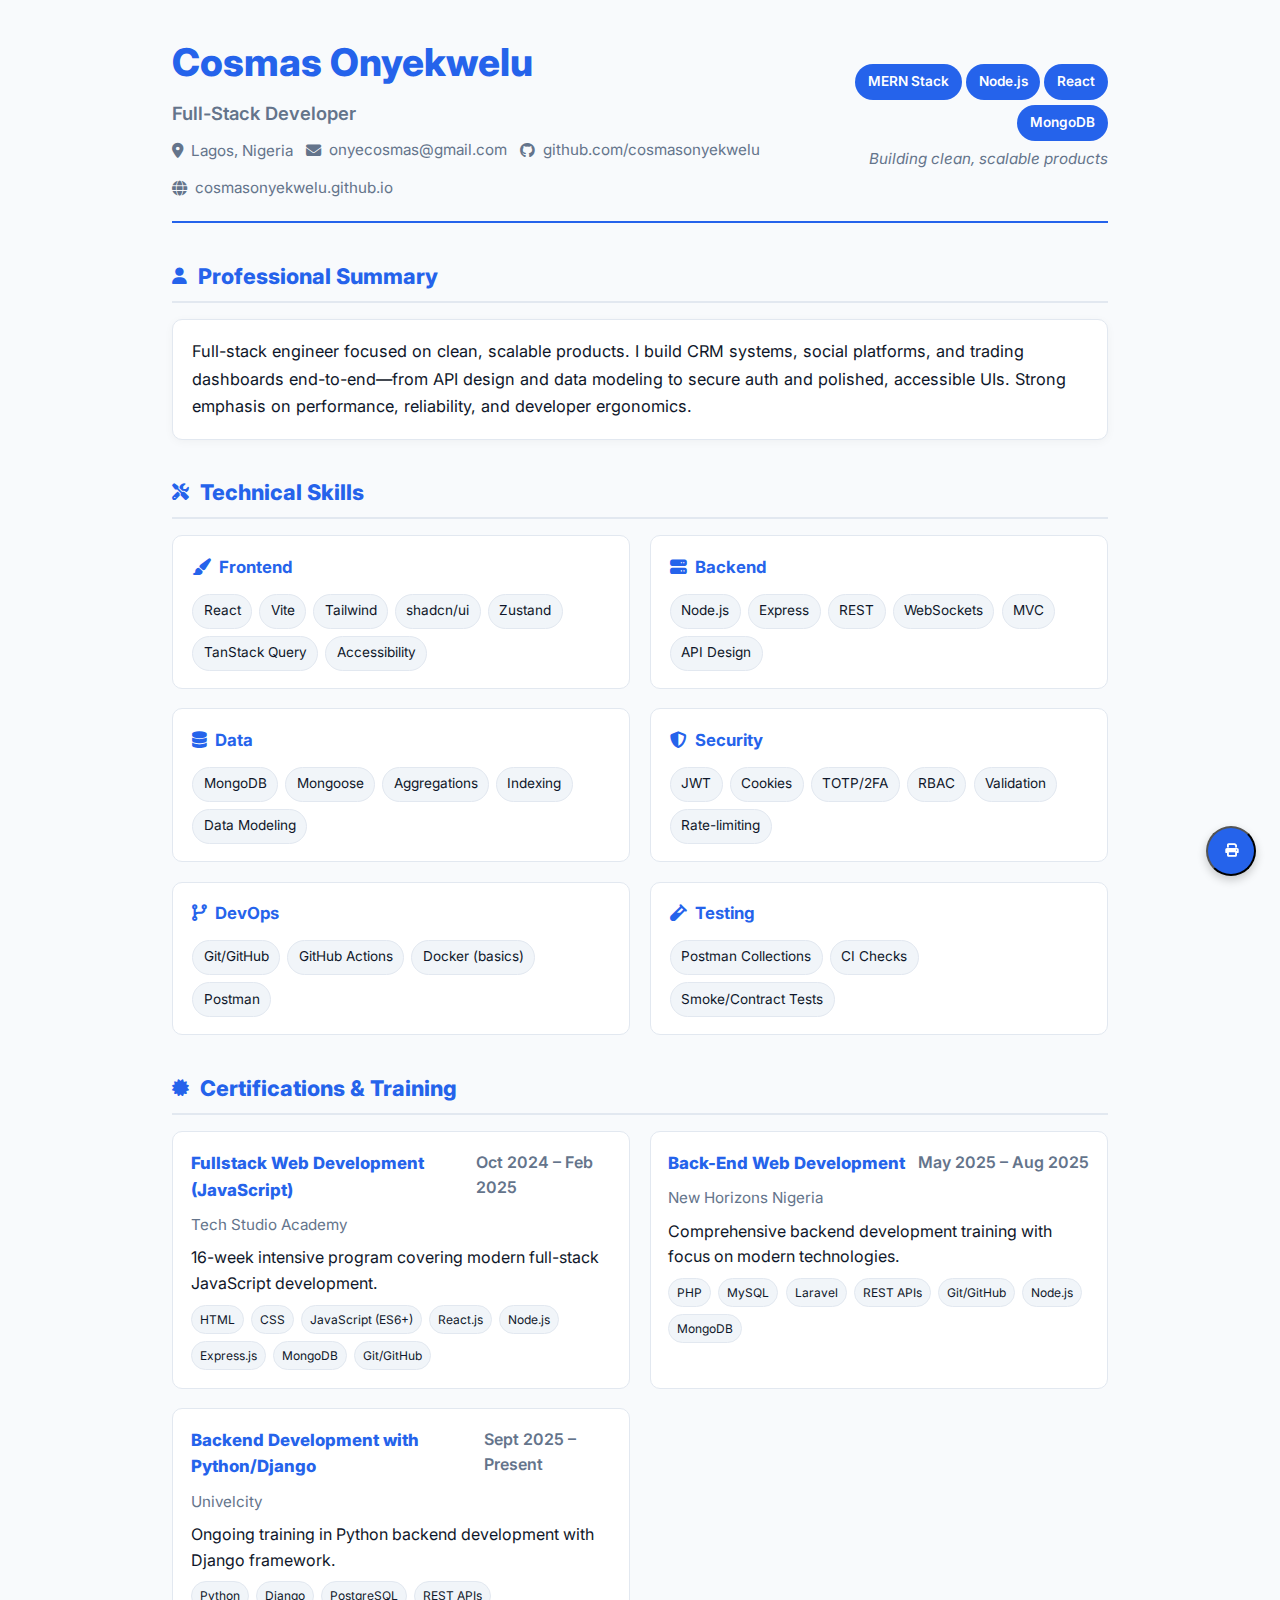
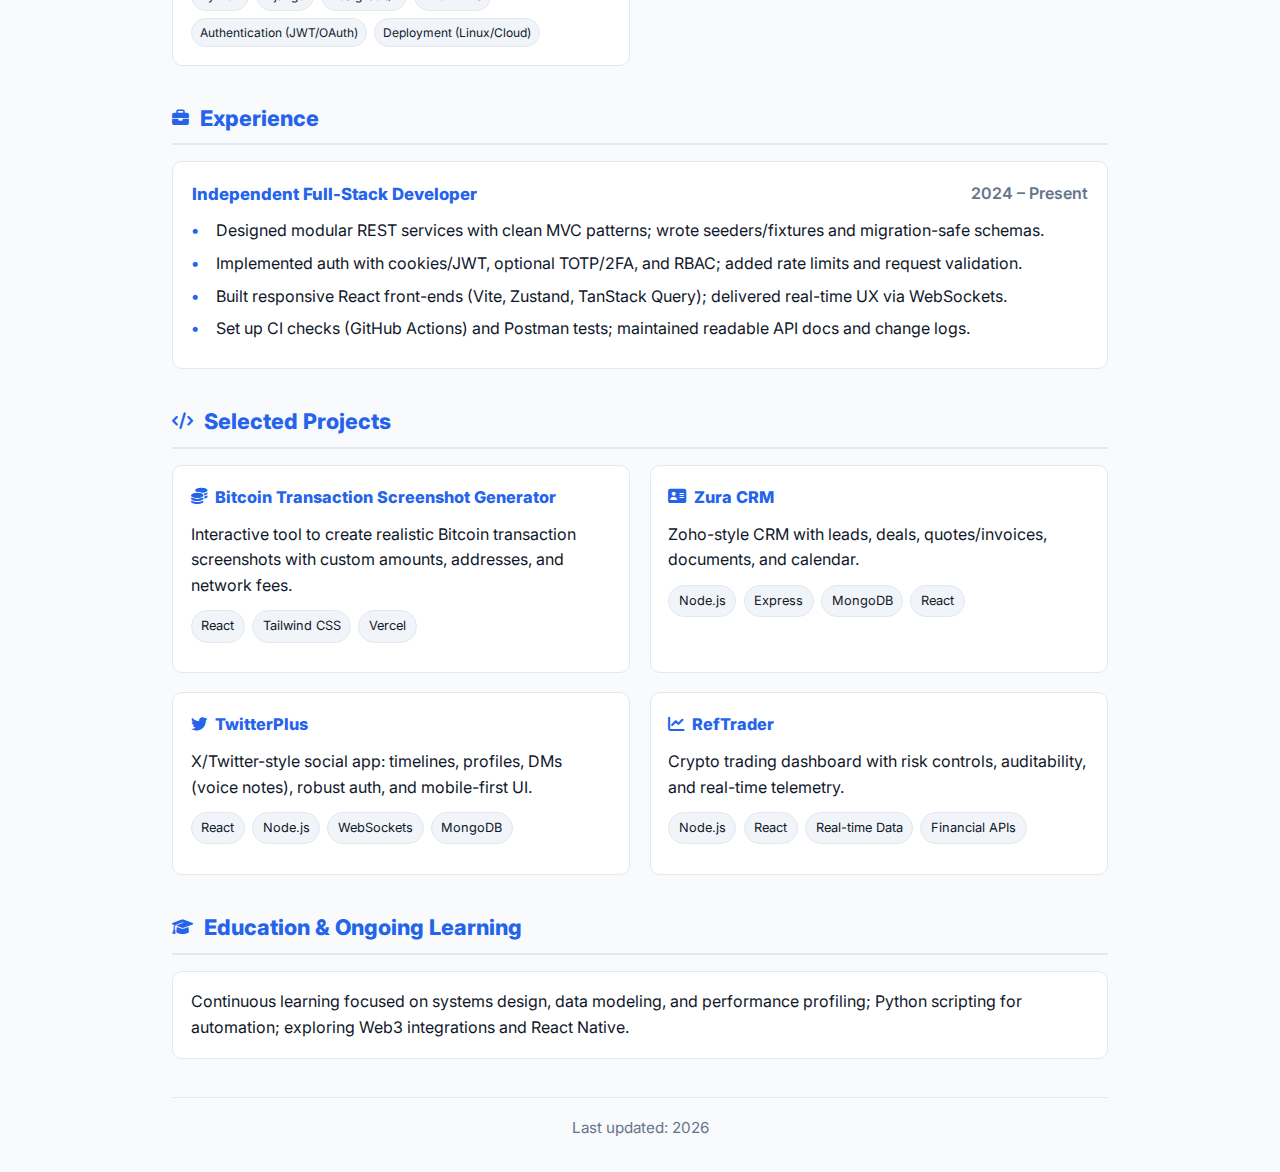
<file: cv.html>
<!DOCTYPE html>
<html lang="en">
<head>
  <meta charset="UTF-8" />
  <meta name="viewport" content="width=device-width, initial-scale=1" />
  <title>Cosmas Onyekwelu  Full-Stack Developer (CV)</title>
  <meta name="description" content="CV of Cosmas Onyekwelu  Full-Stack Developer (MERN, Node.js, React, MongoDB). Projects, experience, and skills." />
  <meta name="color-scheme" content="dark light" />

  <!-- Fonts & Icons -->
  <link rel="preconnect" href="https://fonts.googleapis.com" crossorigin>
  <link rel="preconnect" href="https://fonts.gstatic.com" crossorigin>
  <link href="https://fonts.googleapis.com/css2?family=Inter:wght@400;500;600;800&display=swap" rel="stylesheet">
  <link rel="stylesheet" href="https://cdnjs.cloudflare.com/ajax/libs/font-awesome/6.5.2/css/all.min.css" referrerpolicy="no-referrer"/>

  <style>
    /* Base styles and variables */
    :root{
      --primary:#2563eb;--primary-dark:#1d4ed8;--secondary:#64748b;--light:#f8fafc;--dark:#0f172a;
      --accent:#60a5fa;--border:#e2e8f0;--card-bg:#ffffff;--section-bg:#f1f5f9;--text-light:#94a3b8;
    }

    @media (prefers-color-scheme: dark){
      :root{
        --light:#0f172a;--dark:#f8fafc;--border:#334155;--card-bg:#1e293b;--section-bg:#1e293b;
        --secondary:#cbd5e1;--text-light:#64748b;
      }
    }

    *{margin:0;padding:0;box-sizing:border-box}
    body{
      font-family:Inter, system-ui, -apple-system, "Segoe UI", Roboto, Arial, sans-serif;
      line-height:1.6;color:var(--dark);background:var(--light);transition:color .2s, background .2s;
    }

    .cv-container{max-width:1000px;margin:0 auto;padding:2rem;background:var(--light)}
    .header{
      display:flex;justify-content:space-between;align-items:center;margin-bottom:2rem;
      padding-bottom:1.25rem;border-bottom:2px solid var(--primary);
    }

    .header-left h1{font-size:2.4rem;font-weight:800;color:var(--primary);margin-bottom:.35rem}
    .header-left h2{font-size:1.15rem;font-weight:600;color:var(--secondary);margin-bottom:.6rem}

    .contact-info{display:flex;flex-wrap:wrap;gap:.8rem;margin-top:.4rem}
    .contact-item{display:flex;align-items:center;gap:.5rem;color:var(--secondary);font-size:.95rem}
    .contact-item a{color:inherit;text-decoration:none;border-bottom:1px dotted transparent}
    .contact-item a:hover{border-bottom-color:currentColor}

    .header-right{text-align:right}
    .badge{display:inline-block;background:var(--primary);color:#fff;padding:.45rem .8rem;border-radius:999px;font-weight:600;font-size:.85rem;margin:.15rem 0}
    .tagline{color:var(--secondary);font-size:.95rem;margin-top:.25rem;font-style:italic}

    .section{margin:2.2rem 0}
    .section-title{
      font-size:1.35rem;font-weight:800;color:var(--primary);margin-bottom:1rem;padding-bottom:.5rem;
      border-bottom:2px solid var(--border);display:flex;align-items:center;gap:.7rem;
    }
    .section-title i{font-size:1.05rem}

    .summary{
      background:var(--card-bg);padding:1.1rem 1.2rem;border-radius:10px;
      border:1px solid var(--border);box-shadow:0 2px 10px rgba(0,0,0,.04);
      font-size:1.02rem;line-height:1.7;
    }

    .skills-grid{display:grid;grid-template-columns:repeat(auto-fill, minmax(300px,1fr));gap:1.2rem}
    .skill-category{background:var(--card-bg);padding:1.1rem 1.2rem;border-radius:10px;border:1px solid var(--border)}
    .skill-category h4{font-size:1.05rem;color:var(--primary);margin-bottom:.8rem;display:flex;align-items:center;gap:.5rem}
    .skill-list{display:flex;flex-wrap:wrap;gap:.45rem}
    .skill-pill{background:var(--section-bg);color:var(--dark);padding:.35rem .65rem;border-radius:999px;font-size:.85rem;border:1px solid var(--border)}

    .experience-item{background:var(--card-bg);padding:1.2rem;border-radius:10px;border:1px solid var(--border);margin-bottom:1rem}
    .experience-header{display:flex;justify-content:space-between;align-items:flex-start;margin-bottom:.6rem}
    .experience-title{font-size:1.05rem;font-weight:800;color:var(--primary)}
    .experience-date{color:var(--secondary);font-weight:600}
    .responsibilities{list-style:none;margin-top:.4rem}
    .responsibilities li{margin:.45rem 0;display:flex;gap:.5rem}
    .responsibilities li::before{content:"•";color:var(--primary);font-weight:900;display:inline-block;width:1em}

    .projects-grid{display:grid;grid-template-columns:repeat(auto-fill, minmax(300px,1fr));gap:1.2rem}
    .project-card{background:var(--card-bg);padding:1.1rem;border-radius:10px;border:1px solid var(--border);display:flex;flex-direction:column}
    .project-title{font-size:1.02rem;font-weight:800;color:var(--primary);margin-bottom:.4rem;display:flex;align-items:center;gap:.5rem}
    .project-description{margin:.35rem 0 .75rem}
    .project-tech{display:flex;flex-wrap:wrap;gap:.45rem;margin-bottom:.75rem}
    .tech-pill{background:var(--section-bg);color:var(--dark);padding:.3rem .6rem;border-radius:999px;font-size:.8rem;border:1px solid var(--border)}
    .project-link{margin-top:auto;display:inline-flex;align-items:center;gap:.5rem;color:var(--primary);text-decoration:none;font-weight:600}
    .project-link:hover{text-decoration:underline}

    .education-item{background:var(--card-bg);padding:1.1rem;border-radius:10px;border:1px solid var(--border)}
    
    .certifications-grid{display:grid;grid-template-columns:repeat(auto-fill, minmax(300px,1fr));gap:1.2rem}
    .certification-card{background:var(--card-bg);padding:1.1rem;border-radius:10px;border:1px solid var(--border);display:flex;flex-direction:column}
    .certification-header{display:flex;justify-content:space-between;align-items:flex-start;margin-bottom:.6rem}
    .certification-title{font-size:1.05rem;font-weight:800;color:var(--primary)}
    .certification-date{color:var(--secondary);font-weight:600}
    .certification-institution{color:var(--secondary);margin-bottom:.5rem;font-size:.95rem}
    .certification-tech{display:flex;flex-wrap:wrap;gap:.45rem;margin-top:.5rem}
    .cert-tech-pill{background:var(--section-bg);color:var(--dark);padding:.25rem .5rem;border-radius:999px;font-size:.75rem;border:1px solid var(--border)}

    footer{text-align:center;margin-top:2.4rem;padding-top:1.1rem;border-top:1px solid var(--border);color:var(--secondary);font-size:.95rem}

    .print-button{
      position:fixed;bottom:1.5rem;right:1.5rem;background:var(--primary);color:#fff;width:50px;height:50px;border-radius:50%;
      display:flex;align-items:center;justify-content:center;cursor:pointer;box-shadow:0 4px 10px rgba(0,0,0,.2);z-index:100;
    }
    .print-button:hover{background:var(--primary-dark);transform:translateY(-2px)}

    @media (max-width:768px){
      .header{flex-direction:column;text-align:center;gap:1rem}
      .header-right{text-align:center}
      .contact-info{justify-content:center}
      .experience-header{flex-direction:column;gap:.25rem}
      .certification-header{flex-direction:column;gap:.25rem}
    }

    /* PRINT: force clean white PDF with NO backgrounds/shadows */
    @media print{
      :root{color-scheme: light only}
      body, .cv-container{background:#fff !important;color:#000 !important;box-shadow:none !important}
      .summary, .skill-category, .project-card, .experience-item, .education-item, .certification-card{
        background:#fff !important;box-shadow:none !important;border:1px solid #ddd !important;
      }
      .skill-pill, .tech-pill, .cert-tech-pill{background:#fff !important;border:1px solid #ccc !important}
      .badge{background:#000 !important;color:#fff !important}
      .section-title{color:#000 !important;border-color:#000 !important}
      .experience-title, .project-title, .certification-title{color:#000 !important}
      .print-button{display:none !important}
      a{color:#000 !important;text-decoration:none !important}
      /* avoid weird colored bars */
      .summary{border-left:none !important}
      /* keep elements intact */
      .section, .header{page-break-inside:avoid}
    }
  </style>
</head>
<body>
  <div class="cv-container">
    <header class="header">
      <div class="header-left">
        <h1>Cosmas Onyekwelu</h1>
        <h2>Full-Stack Developer</h2>

        <div class="contact-info">
          <div class="contact-item">
            <i class="fas fa-map-marker-alt" aria-hidden="true"></i>
            <span>Lagos, Nigeria</span>
          </div>
          <div class="contact-item">
            <i class="fas fa-envelope" aria-hidden="true"></i>
            <a href="mailto:onyecosmas@gmail.com" aria-label="Email">onyecosmas@gmail.com</a>
          </div>
          <div class="contact-item">
            <i class="fab fa-github" aria-hidden="true"></i>
            <a href="https://github.com/cosmasonyekwelu" target="_blank" rel="noopener">github.com/cosmasonyekwelu</a>
          </div>
          <div class="contact-item">
            <i class="fas fa-globe" aria-hidden="true"></i>
            <a href="https://cosmasonyekwelu.github.io" target="_blank" rel="noopener">cosmasonyekwelu.github.io</a>
          </div>
        </div>
      </div>

      <div class="header-right">
        <div class="badge">MERN Stack</div>
        <div class="badge">Node.js</div>
        <div class="badge">React</div>
        <div class="badge">MongoDB</div>
        <p class="tagline">Building clean, scalable products</p>
      </div>
    </header>

    <section class="section">
      <h3 class="section-title"><i class="fas fa-user"></i> Professional Summary</h3>
      <div class="summary">
        <p>
          Full-stack engineer focused on clean, scalable products. I build CRM systems, social platforms,
          and trading dashboards end-to-end—from API design and data modeling to secure auth and polished,
          accessible UIs. Strong emphasis on performance, reliability, and developer ergonomics.
        </p>
      </div>
    </section>

    <section class="section">
      <h3 class="section-title"><i class="fas fa-tools"></i> Technical Skills</h3>
      <div class="skills-grid">
        <div class="skill-category">
          <h4><i class="fas fa-paint-brush"></i> Frontend</h4>
          <div class="skill-list">
            <span class="skill-pill">React</span>
            <span class="skill-pill">Vite</span>
            <span class="skill-pill">Tailwind</span>
            <span class="skill-pill">shadcn/ui</span>
            <span class="skill-pill">Zustand</span>
            <span class="skill-pill">TanStack Query</span>
            <span class="skill-pill">Accessibility</span>
          </div>
        </div>

        <div class="skill-category">
          <h4><i class="fas fa-server"></i> Backend</h4>
          <div class="skill-list">
            <span class="skill-pill">Node.js</span>
            <span class="skill-pill">Express</span>
            <span class="skill-pill">REST</span>
            <span class="skill-pill">WebSockets</span>
            <span class="skill-pill">MVC</span>
            <span class="skill-pill">API Design</span>
          </div>
        </div>

        <div class="skill-category">
          <h4><i class="fas fa-database"></i> Data</h4>
          <div class="skill-list">
            <span class="skill-pill">MongoDB</span>
            <span class="skill-pill">Mongoose</span>
            <span class="skill-pill">Aggregations</span>
            <span class="skill-pill">Indexing</span>
            <span class="skill-pill">Data Modeling</span>
          </div>
        </div>

        <div class="skill-category">
          <h4><i class="fas fa-shield-alt"></i> Security</h4>
          <div class="skill-list">
            <span class="skill-pill">JWT</span>
            <span class="skill-pill">Cookies</span>
            <span class="skill-pill">TOTP/2FA</span>
            <span class="skill-pill">RBAC</span>
            <span class="skill-pill">Validation</span>
            <span class="skill-pill">Rate-limiting</span>
          </div>
        </div>

        <div class="skill-category">
          <h4><i class="fas fa-code-branch"></i> DevOps</h4>
          <div class="skill-list">
            <span class="skill-pill">Git/GitHub</span>
            <span class="skill-pill">GitHub Actions</span>
            <span class="skill-pill">Docker (basics)</span>
            <span class="skill-pill">Postman</span>
          </div>
        </div>

        <div class="skill-category">
          <h4><i class="fas fa-vial"></i> Testing</h4>
          <div class="skill-list">
            <span class="skill-pill">Postman Collections</span>
            <span class="skill-pill">CI Checks</span>
            <span class="skill-pill">Smoke/Contract Tests</span>
          </div>
        </div>
      </div>
    </section>

    <section class="section">
      <h3 class="section-title"><i class="fas fa-certificate"></i> Certifications & Training</h3>
      <div class="certifications-grid">
        <div class="certification-card">
          <div class="certification-header">
            <h4 class="certification-title">Fullstack Web Development (JavaScript)</h4>
            <div class="certification-date">Oct 2024 – Feb 2025</div>
          </div>
          <div class="certification-institution">Tech Studio Academy</div>
          <p>16-week intensive program covering modern full-stack JavaScript development.</p>
          <div class="certification-tech">
            <span class="cert-tech-pill">HTML</span>
            <span class="cert-tech-pill">CSS</span>
            <span class="cert-tech-pill">JavaScript (ES6+)</span>
            <span class="cert-tech-pill">React.js</span>
            <span class="cert-tech-pill">Node.js</span>
            <span class="cert-tech-pill">Express.js</span>
            <span class="cert-tech-pill">MongoDB</span>
            <span class="cert-tech-pill">Git/GitHub</span>
          </div>
        </div>

        <div class="certification-card">
          <div class="certification-header">
            <h4 class="certification-title">Back-End Web Development</h4>
            <div class="certification-date">May 2025 – Aug 2025</div>
          </div>
          <div class="certification-institution">New Horizons Nigeria</div>
          <p>Comprehensive backend development training with focus on modern technologies.</p>
          <div class="certification-tech">
            <span class="cert-tech-pill">PHP</span>
            <span class="cert-tech-pill">MySQL</span>
            <span class="cert-tech-pill">Laravel</span>
            <span class="cert-tech-pill">REST APIs</span>
            <span class="cert-tech-pill">Git/GitHub</span>
            <span class="cert-tech-pill">Node.js</span>
            <span class="cert-tech-pill">MongoDB</span>
          </div>
        </div>

        <div class="certification-card">
          <div class="certification-header">
            <h4 class="certification-title">Backend Development with Python/Django</h4>
            <div class="certification-date">Sept 2025 – Present</div>
          </div>
          <div class="certification-institution">Univelcity</div>
          <p>Ongoing training in Python backend development with Django framework.</p>
          <div class="certification-tech">
            <span class="cert-tech-pill">Python</span>
            <span class="cert-tech-pill">Django</span>
            <span class="cert-tech-pill">PostgreSQL</span>
            <span class="cert-tech-pill">REST APIs</span>
            <span class="cert-tech-pill">Authentication (JWT/OAuth)</span>
            <span class="cert-tech-pill">Deployment (Linux/Cloud)</span>
          </div>
        </div>
      </div>
    </section>

    <section class="section">
      <h3 class="section-title"><i class="fas fa-briefcase"></i> Experience</h3>
      <div class="experience-item">
        <div class="experience-header">
          <h4 class="experience-title">Independent Full-Stack Developer</h4>
          <div class="experience-date">2024 – Present</div>
        </div>
        <ul class="responsibilities">
          <li>Designed modular REST services with clean MVC patterns; wrote seeders/fixtures and migration-safe schemas.</li>
          <li>Implemented auth with cookies/JWT, optional TOTP/2FA, and RBAC; added rate limits and request validation.</li>
          <li>Built responsive React front-ends (Vite, Zustand, TanStack Query); delivered real-time UX via WebSockets.</li>
          <li>Set up CI checks (GitHub Actions) and Postman tests; maintained readable API docs and change logs.</li>
        </ul>
      </div>
    </section>

    <section class="section">
      <h3 class="section-title"><i class="fas fa-code"></i> Selected Projects</h3>
      <div class="projects-grid">
        <div class="project-card">
          <h4 class="project-title"><i class="fas fa-coins"></i> Bitcoin Transaction Screenshot Generator</h4>
          <p class="project-description">Interactive tool to create realistic Bitcoin transaction screenshots with custom amounts, addresses, and network fees.</p>
          <div class="project-tech">
            <span class="tech-pill">React</span>
            <span class="tech-pill">Tailwind CSS</span>
            <span class="tech-pill">Vercel</span>
          </div>
        </div>

        <div class="project-card">
          <h4 class="project-title"><i class="fas fa-address-card"></i> Zura CRM</h4>
          <p class="project-description">Zoho-style CRM with leads, deals, quotes/invoices, documents, and calendar.</p>
          <div class="project-tech">
            <span class="tech-pill">Node.js</span><span class="tech-pill">Express</span>
            <span class="tech-pill">MongoDB</span><span class="tech-pill">React</span>
          </div>
        </div>

        <div class="project-card">
          <h4 class="project-title"><i class="fab fa-twitter"></i> TwitterPlus</h4>
          <p class="project-description">X/Twitter-style social app: timelines, profiles, DMs (voice notes), robust auth, and mobile-first UI.</p>
          <div class="project-tech">
            <span class="tech-pill">React</span><span class="tech-pill">Node.js</span>
            <span class="tech-pill">WebSockets</span><span class="tech-pill">MongoDB</span>
          </div>
        </div>

        <div class="project-card">
          <h4 class="project-title"><i class="fas fa-chart-line"></i> RefTrader</h4>
          <p class="project-description">Crypto trading dashboard with risk controls, auditability, and real-time telemetry.</p>
          <div class="project-tech">
            <span class="tech-pill">Node.js</span><span class="tech-pill">React</span>
            <span class="tech-pill">Real-time Data</span><span class="tech-pill">Financial APIs</span>
          </div>
        </div>
      </div>
    </section>

    <section class="section">
      <h3 class="section-title"><i class="fas fa-graduation-cap"></i> Education & Ongoing Learning</h3>
      <div class="education-item">
        <p>
          Continuous learning focused on systems design, data modeling, and performance profiling; Python scripting for
          automation; exploring Web3 integrations and React Native.
        </p>
      </div>
    </section>

    <footer>
      <p>Last updated: <span id="year"></span></p>
    </footer>
  </div>

  <button class="print-button" onclick="window.print()" aria-label="Print CV">
    <i class="fas fa-print" aria-hidden="true"></i>
  </button>

  <script>
    // Set year
    document.getElementById('year').textContent = new Date().getFullYear();
  </script>
</body>
</html>
</file>
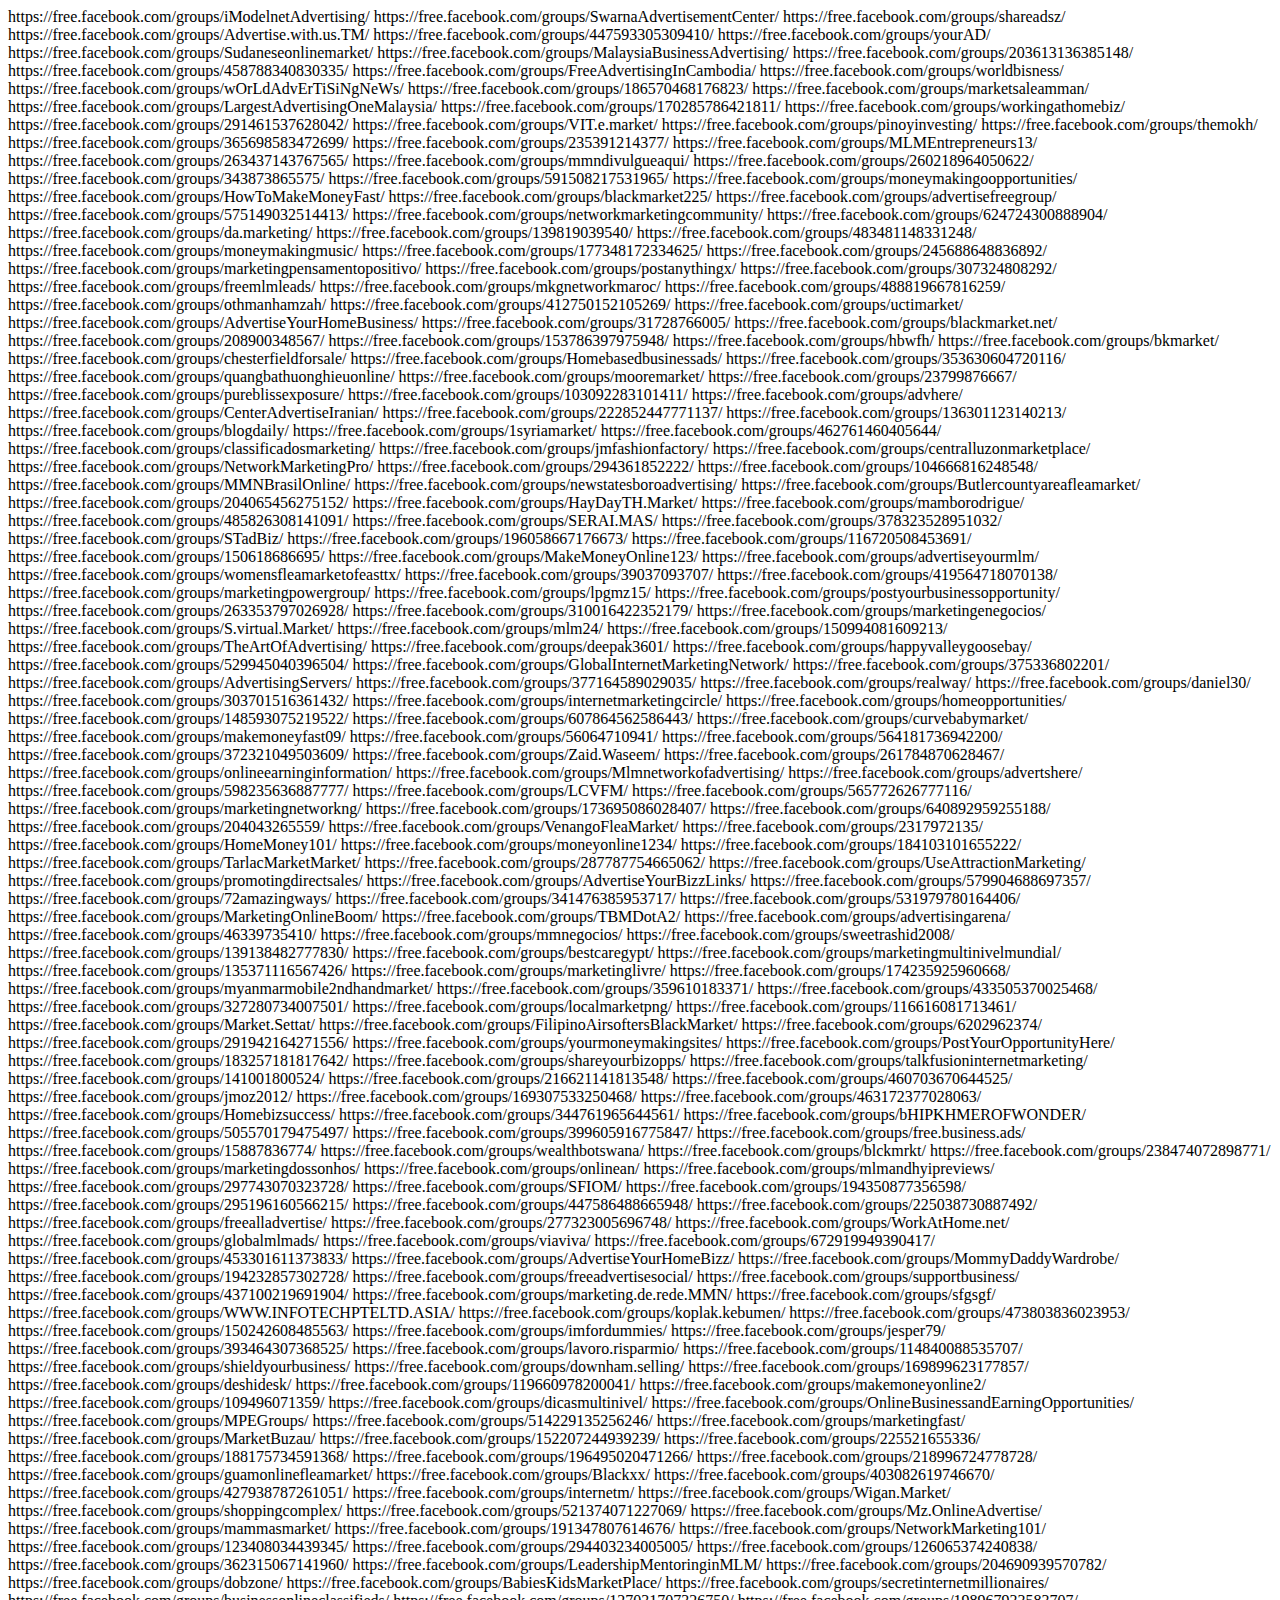
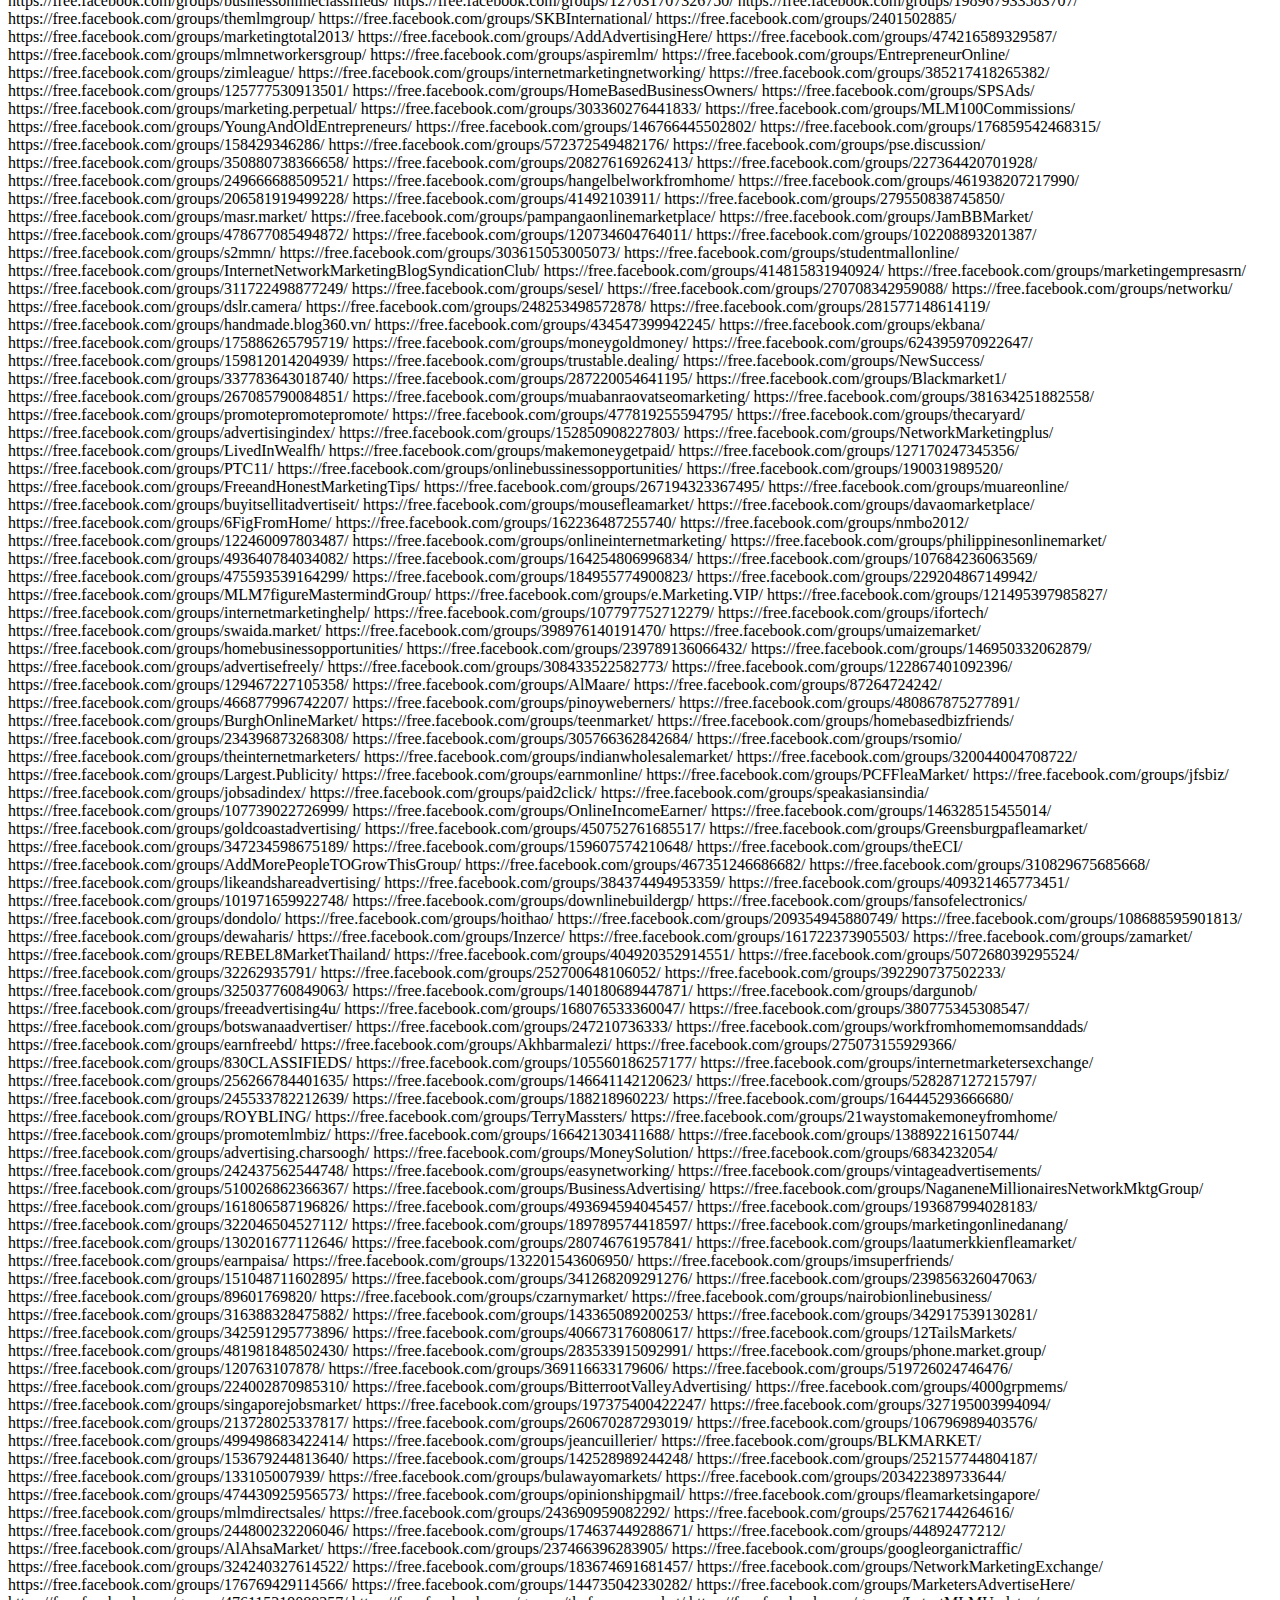
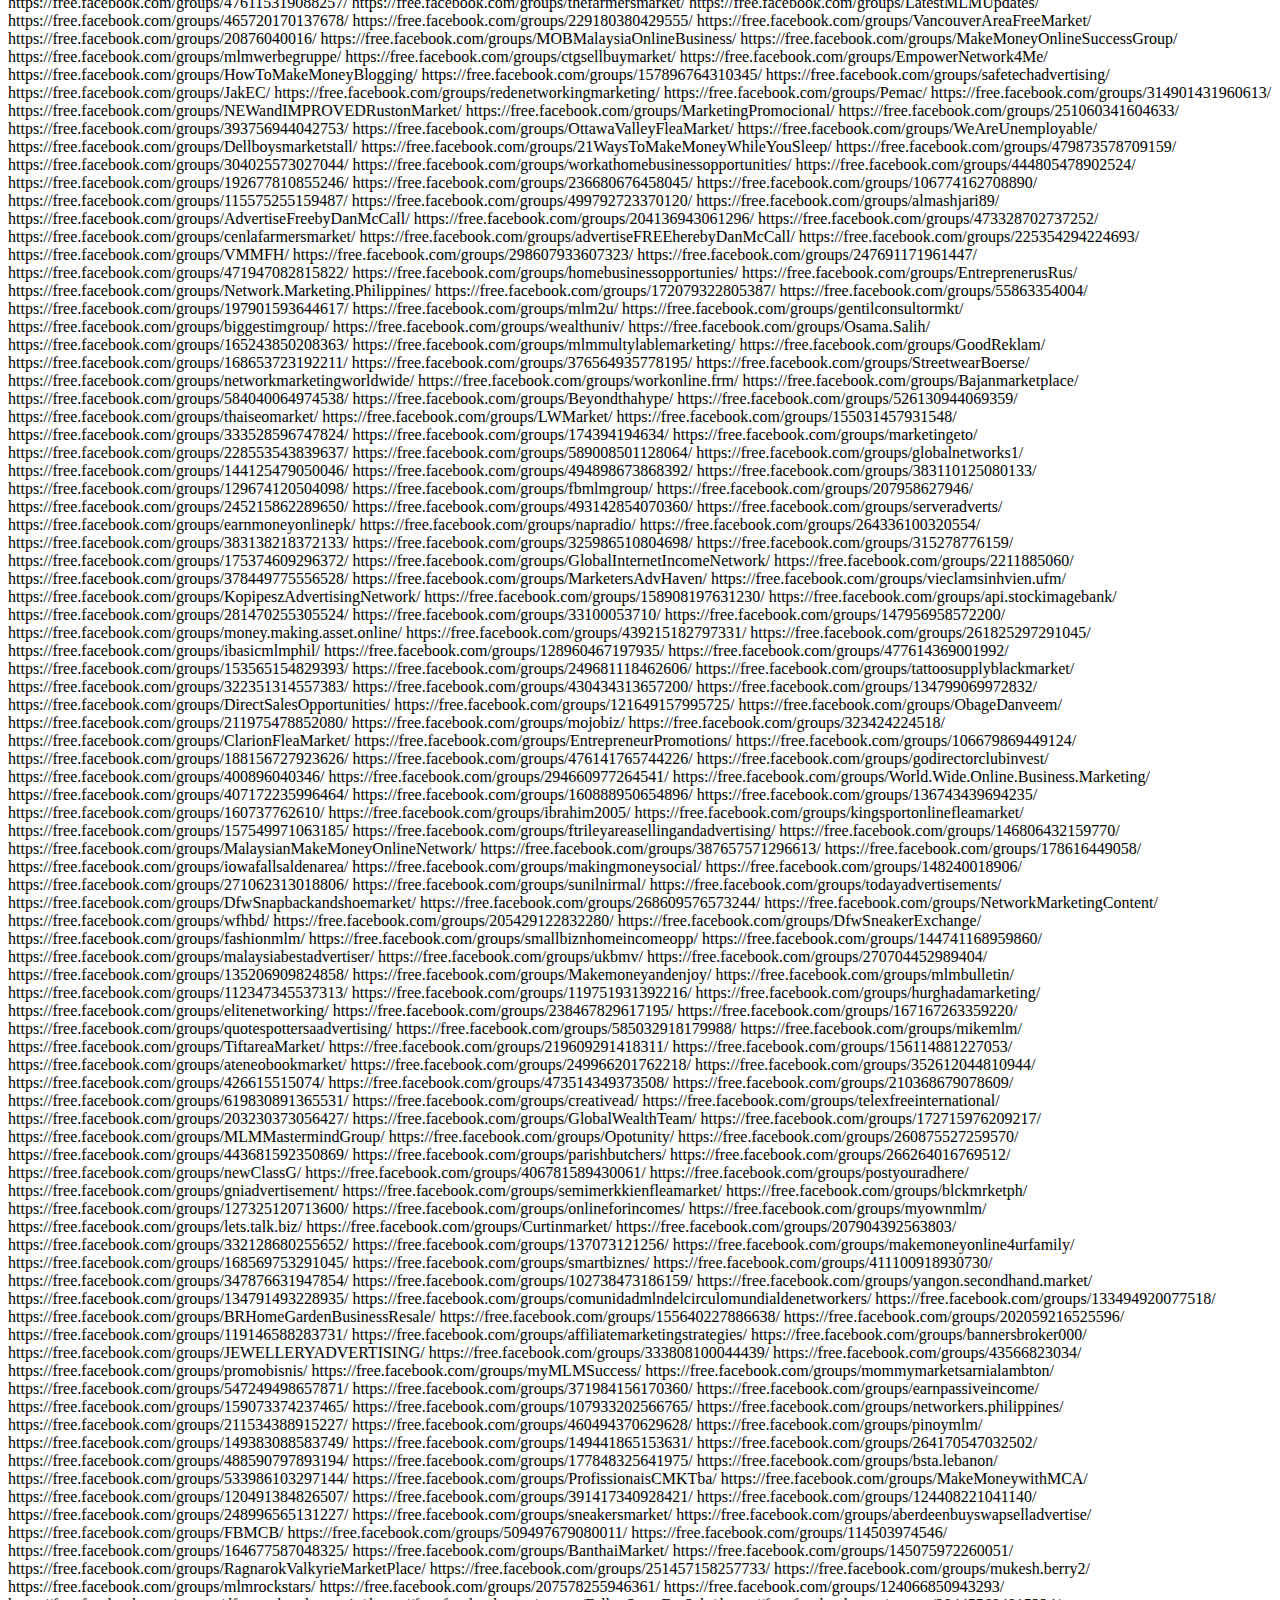
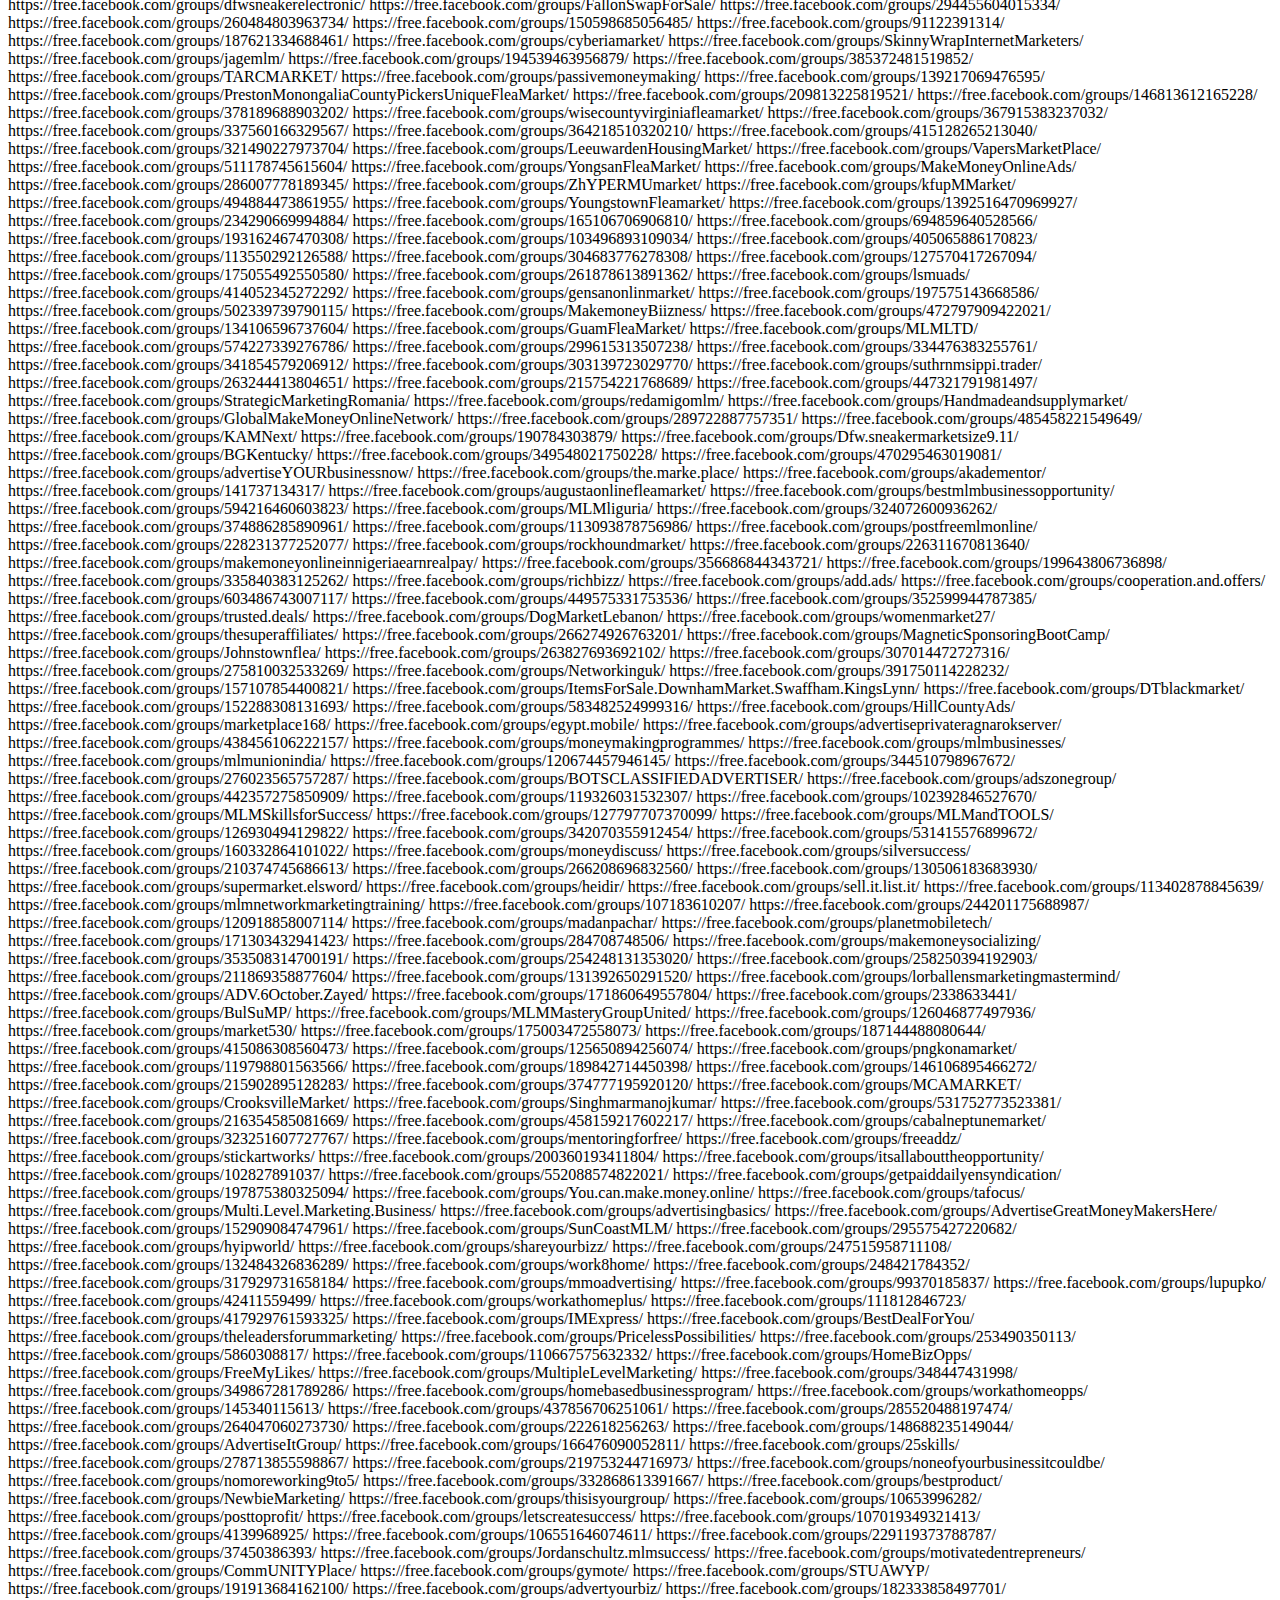
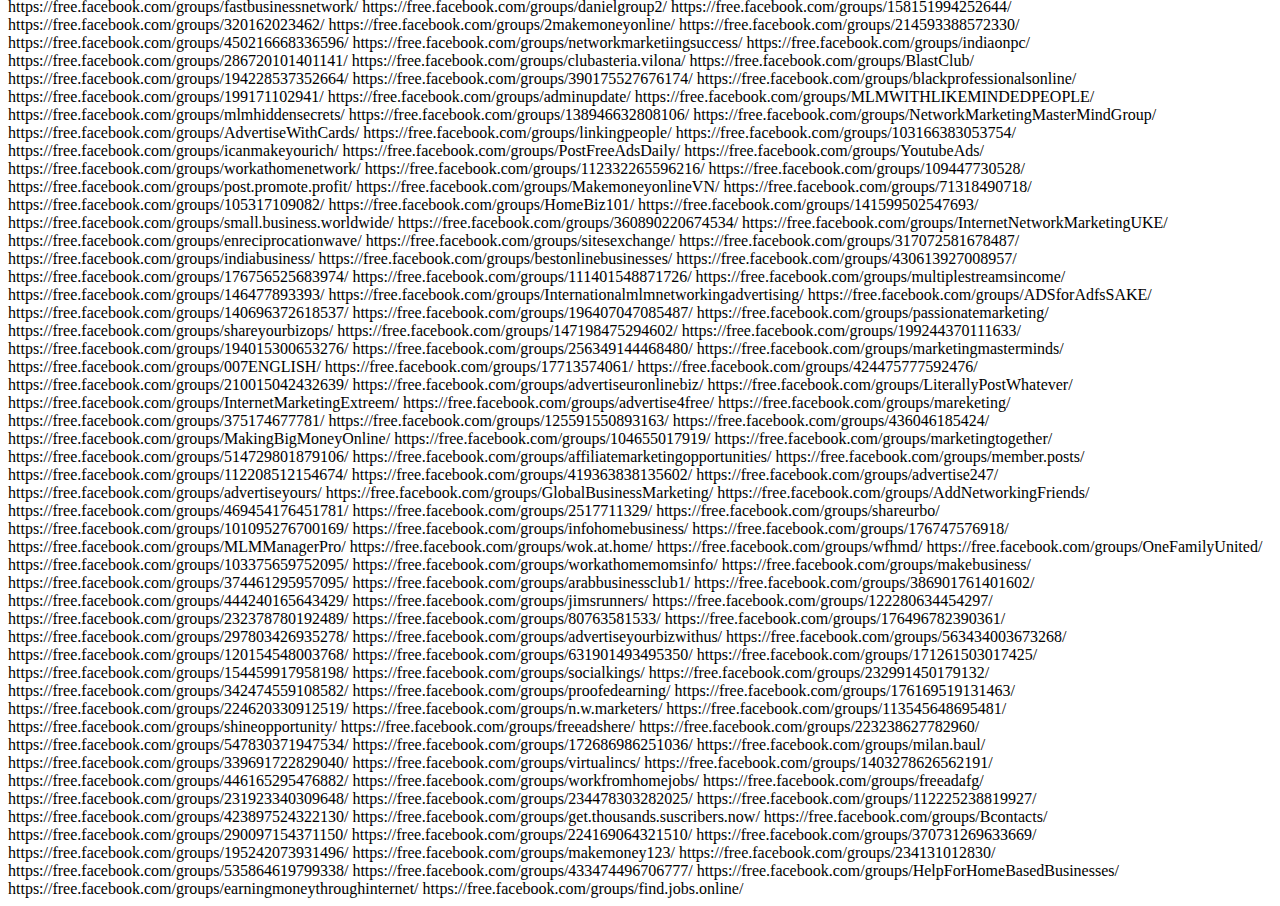
<file: links.html>
<!DOCTYPE html>
<html>
<head>
	<title>Links</title>
</head>
<body>

https://free.facebook.com/groups/iModelnetAdvertising/
https://free.facebook.com/groups/SwarnaAdvertisementCenter/
https://free.facebook.com/groups/shareadsz/
https://free.facebook.com/groups/Advertise.with.us.TM/
https://free.facebook.com/groups/447593305309410/
https://free.facebook.com/groups/yourAD/
https://free.facebook.com/groups/Sudaneseonlinemarket/
https://free.facebook.com/groups/MalaysiaBusinessAdvertising/
https://free.facebook.com/groups/203613136385148/
https://free.facebook.com/groups/458788340830335/
https://free.facebook.com/groups/FreeAdvertisingInCambodia/
https://free.facebook.com/groups/worldbisness/
https://free.facebook.com/groups/wOrLdAdvErTiSiNgNeWs/
https://free.facebook.com/groups/186570468176823/
https://free.facebook.com/groups/marketsaleamman/
https://free.facebook.com/groups/LargestAdvertisingOneMalaysia/
https://free.facebook.com/groups/170285786421811/
https://free.facebook.com/groups/workingathomebiz/
https://free.facebook.com/groups/291461537628042/
https://free.facebook.com/groups/VIT.e.market/
https://free.facebook.com/groups/pinoyinvesting/
https://free.facebook.com/groups/themokh/
https://free.facebook.com/groups/365698583472699/
https://free.facebook.com/groups/235391214377/
https://free.facebook.com/groups/MLMEntrepreneurs13/
https://free.facebook.com/groups/263437143767565/
https://free.facebook.com/groups/mmndivulgueaqui/
https://free.facebook.com/groups/260218964050622/
https://free.facebook.com/groups/343873865575/
https://free.facebook.com/groups/591508217531965/
https://free.facebook.com/groups/moneymakingoopportunities/
https://free.facebook.com/groups/HowToMakeMoneyFast/
https://free.facebook.com/groups/blackmarket225/
https://free.facebook.com/groups/advertisefreegroup/
https://free.facebook.com/groups/575149032514413/
https://free.facebook.com/groups/networkmarketingcommunity/
https://free.facebook.com/groups/624724300888904/
https://free.facebook.com/groups/da.marketing/
https://free.facebook.com/groups/139819039540/
https://free.facebook.com/groups/483481148331248/
https://free.facebook.com/groups/moneymakingmusic/
https://free.facebook.com/groups/177348172334625/
https://free.facebook.com/groups/245688648836892/
https://free.facebook.com/groups/marketingpensamentopositivo/
https://free.facebook.com/groups/postanythingx/
https://free.facebook.com/groups/307324808292/
https://free.facebook.com/groups/freemlmleads/
https://free.facebook.com/groups/mkgnetworkmaroc/
https://free.facebook.com/groups/488819667816259/
https://free.facebook.com/groups/othmanhamzah/
https://free.facebook.com/groups/412750152105269/
https://free.facebook.com/groups/uctimarket/
https://free.facebook.com/groups/AdvertiseYourHomeBusiness/
https://free.facebook.com/groups/31728766005/
https://free.facebook.com/groups/blackmarket.net/
https://free.facebook.com/groups/208900348567/
https://free.facebook.com/groups/153786397975948/
https://free.facebook.com/groups/hbwfh/
https://free.facebook.com/groups/bkmarket/
https://free.facebook.com/groups/chesterfieldforsale/
https://free.facebook.com/groups/Homebasedbusinessads/
https://free.facebook.com/groups/353630604720116/
https://free.facebook.com/groups/quangbathuonghieuonline/
https://free.facebook.com/groups/mooremarket/
https://free.facebook.com/groups/23799876667/
https://free.facebook.com/groups/pureblissexposure/
https://free.facebook.com/groups/103092283101411/
https://free.facebook.com/groups/advhere/
https://free.facebook.com/groups/CenterAdvertiseIranian/
https://free.facebook.com/groups/222852447771137/
https://free.facebook.com/groups/136301123140213/
https://free.facebook.com/groups/blogdaily/
https://free.facebook.com/groups/1syriamarket/
https://free.facebook.com/groups/462761460405644/
https://free.facebook.com/groups/classificadosmarketing/
https://free.facebook.com/groups/jmfashionfactory/
https://free.facebook.com/groups/centralluzonmarketplace/
https://free.facebook.com/groups/NetworkMarketingPro/
https://free.facebook.com/groups/294361852222/
https://free.facebook.com/groups/104666816248548/
https://free.facebook.com/groups/MMNBrasilOnline/
https://free.facebook.com/groups/newstatesboroadvertising/
https://free.facebook.com/groups/Butlercountyareafleamarket/
https://free.facebook.com/groups/204065456275152/
https://free.facebook.com/groups/HayDayTH.Market/
https://free.facebook.com/groups/mamborodrigue/
https://free.facebook.com/groups/485826308141091/
https://free.facebook.com/groups/SERAI.MAS/
https://free.facebook.com/groups/378323528951032/
https://free.facebook.com/groups/STadBiz/
https://free.facebook.com/groups/196058667176673/
https://free.facebook.com/groups/116720508453691/
https://free.facebook.com/groups/150618686695/
https://free.facebook.com/groups/MakeMoneyOnline123/
https://free.facebook.com/groups/advertiseyourmlm/
https://free.facebook.com/groups/womensfleamarketofeasttx/
https://free.facebook.com/groups/39037093707/
https://free.facebook.com/groups/419564718070138/
https://free.facebook.com/groups/marketingpowergroup/
https://free.facebook.com/groups/lpgmz15/
https://free.facebook.com/groups/postyourbusinessopportunity/
https://free.facebook.com/groups/263353797026928/
https://free.facebook.com/groups/310016422352179/
https://free.facebook.com/groups/marketingenegocios/
https://free.facebook.com/groups/S.virtual.Market/
https://free.facebook.com/groups/mlm24/
https://free.facebook.com/groups/150994081609213/
https://free.facebook.com/groups/TheArtOfAdvertising/
https://free.facebook.com/groups/deepak3601/
https://free.facebook.com/groups/happyvalleygoosebay/
https://free.facebook.com/groups/529945040396504/
https://free.facebook.com/groups/GlobalInternetMarketingNetwork/
https://free.facebook.com/groups/375336802201/
https://free.facebook.com/groups/AdvertisingServers/
https://free.facebook.com/groups/377164589029035/
https://free.facebook.com/groups/realway/
https://free.facebook.com/groups/daniel30/
https://free.facebook.com/groups/303701516361432/
https://free.facebook.com/groups/internetmarketingcircle/
https://free.facebook.com/groups/homeopportunities/
https://free.facebook.com/groups/148593075219522/
https://free.facebook.com/groups/607864562586443/
https://free.facebook.com/groups/curvebabymarket/
https://free.facebook.com/groups/makemoneyfast09/
https://free.facebook.com/groups/56064710941/
https://free.facebook.com/groups/564181736942200/
https://free.facebook.com/groups/372321049503609/
https://free.facebook.com/groups/Zaid.Waseem/
https://free.facebook.com/groups/261784870628467/
https://free.facebook.com/groups/onlineearninginformation/
https://free.facebook.com/groups/Mlmnetworkofadvertising/
https://free.facebook.com/groups/advertshere/
https://free.facebook.com/groups/598235636887777/
https://free.facebook.com/groups/LCVFM/
https://free.facebook.com/groups/565772626777116/
https://free.facebook.com/groups/marketingnetworkng/
https://free.facebook.com/groups/173695086028407/
https://free.facebook.com/groups/640892959255188/
https://free.facebook.com/groups/204043265559/
https://free.facebook.com/groups/VenangoFleaMarket/
https://free.facebook.com/groups/2317972135/
https://free.facebook.com/groups/HomeMoney101/
https://free.facebook.com/groups/moneyonline1234/
https://free.facebook.com/groups/184103101655222/
https://free.facebook.com/groups/TarlacMarketMarket/
https://free.facebook.com/groups/287787754665062/
https://free.facebook.com/groups/UseAttractionMarketing/
https://free.facebook.com/groups/promotingdirectsales/
https://free.facebook.com/groups/AdvertiseYourBizzLinks/
https://free.facebook.com/groups/579904688697357/
https://free.facebook.com/groups/72amazingways/
https://free.facebook.com/groups/341476385953717/
https://free.facebook.com/groups/531979780164406/
https://free.facebook.com/groups/MarketingOnlineBoom/
https://free.facebook.com/groups/TBMDotA2/
https://free.facebook.com/groups/advertisingarena/
https://free.facebook.com/groups/46339735410/
https://free.facebook.com/groups/mmnegocios/
https://free.facebook.com/groups/sweetrashid2008/
https://free.facebook.com/groups/139138482777830/
https://free.facebook.com/groups/bestcaregypt/
https://free.facebook.com/groups/marketingmultinivelmundial/
https://free.facebook.com/groups/135371116567426/
https://free.facebook.com/groups/marketinglivre/
https://free.facebook.com/groups/174235925960668/
https://free.facebook.com/groups/myanmarmobile2ndhandmarket/
https://free.facebook.com/groups/359610183371/
https://free.facebook.com/groups/433505370025468/
https://free.facebook.com/groups/327280734007501/
https://free.facebook.com/groups/localmarketpng/
https://free.facebook.com/groups/116616081713461/
https://free.facebook.com/groups/Market.Settat/
https://free.facebook.com/groups/FilipinoAirsoftersBlackMarket/
https://free.facebook.com/groups/6202962374/
https://free.facebook.com/groups/291942164271556/
https://free.facebook.com/groups/yourmoneymakingsites/
https://free.facebook.com/groups/PostYourOpportunityHere/
https://free.facebook.com/groups/183257181817642/
https://free.facebook.com/groups/shareyourbizopps/
https://free.facebook.com/groups/talkfusioninternetmarketing/
https://free.facebook.com/groups/141001800524/
https://free.facebook.com/groups/216621141813548/
https://free.facebook.com/groups/460703670644525/
https://free.facebook.com/groups/jmoz2012/
https://free.facebook.com/groups/169307533250468/
https://free.facebook.com/groups/463172377028063/
https://free.facebook.com/groups/Homebizsuccess/
https://free.facebook.com/groups/344761965644561/
https://free.facebook.com/groups/bHIPKHMEROFWONDER/
https://free.facebook.com/groups/505570179475497/
https://free.facebook.com/groups/399605916775847/
https://free.facebook.com/groups/free.business.ads/
https://free.facebook.com/groups/15887836774/
https://free.facebook.com/groups/wealthbotswana/
https://free.facebook.com/groups/blckmrkt/
https://free.facebook.com/groups/238474072898771/
https://free.facebook.com/groups/marketingdossonhos/
https://free.facebook.com/groups/onlinean/
https://free.facebook.com/groups/mlmandhyipreviews/
https://free.facebook.com/groups/297743070323728/
https://free.facebook.com/groups/SFIOM/
https://free.facebook.com/groups/194350877356598/
https://free.facebook.com/groups/295196160566215/
https://free.facebook.com/groups/447586488665948/
https://free.facebook.com/groups/225038730887492/
https://free.facebook.com/groups/freealladvertise/
https://free.facebook.com/groups/277323005696748/
https://free.facebook.com/groups/WorkAtHome.net/
https://free.facebook.com/groups/globalmlmads/
https://free.facebook.com/groups/viaviva/
https://free.facebook.com/groups/672919949390417/
https://free.facebook.com/groups/453301611373833/
https://free.facebook.com/groups/AdvertiseYourHomeBizz/
https://free.facebook.com/groups/MommyDaddyWardrobe/
https://free.facebook.com/groups/194232857302728/
https://free.facebook.com/groups/freeadvertisesocial/
https://free.facebook.com/groups/supportbusiness/
https://free.facebook.com/groups/437100219691904/
https://free.facebook.com/groups/marketing.de.rede.MMN/
https://free.facebook.com/groups/sfgsgf/
https://free.facebook.com/groups/WWW.INFOTECHPTELTD.ASIA/
https://free.facebook.com/groups/koplak.kebumen/
https://free.facebook.com/groups/473803836023953/
https://free.facebook.com/groups/150242608485563/
https://free.facebook.com/groups/imfordummies/
https://free.facebook.com/groups/jesper79/
https://free.facebook.com/groups/393464307368525/
https://free.facebook.com/groups/lavoro.risparmio/
https://free.facebook.com/groups/114840088535707/
https://free.facebook.com/groups/shieldyourbusiness/
https://free.facebook.com/groups/downham.selling/
https://free.facebook.com/groups/169899623177857/
https://free.facebook.com/groups/deshidesk/
https://free.facebook.com/groups/119660978200041/
https://free.facebook.com/groups/makemoneyonline2/
https://free.facebook.com/groups/109496071359/
https://free.facebook.com/groups/dicasmultinivel/
https://free.facebook.com/groups/OnlineBusinessandEarningOpportunities/
https://free.facebook.com/groups/MPEGroups/
https://free.facebook.com/groups/514229135256246/
https://free.facebook.com/groups/marketingfast/
https://free.facebook.com/groups/MarketBuzau/
https://free.facebook.com/groups/152207244939239/
https://free.facebook.com/groups/225521655336/
https://free.facebook.com/groups/188175734591368/
https://free.facebook.com/groups/196495020471266/
https://free.facebook.com/groups/218996724778728/
https://free.facebook.com/groups/guamonlinefleamarket/
https://free.facebook.com/groups/Blackxx/
https://free.facebook.com/groups/403082619746670/
https://free.facebook.com/groups/427938787261051/
https://free.facebook.com/groups/internetm/
https://free.facebook.com/groups/Wigan.Market/
https://free.facebook.com/groups/shoppingcomplex/
https://free.facebook.com/groups/521374071227069/
https://free.facebook.com/groups/Mz.OnlineAdvertise/
https://free.facebook.com/groups/mammasmarket/
https://free.facebook.com/groups/191347807614676/
https://free.facebook.com/groups/NetworkMarketing101/
https://free.facebook.com/groups/123408034439345/
https://free.facebook.com/groups/294403234005005/
https://free.facebook.com/groups/126065374240838/
https://free.facebook.com/groups/362315067141960/
https://free.facebook.com/groups/LeadershipMentoringinMLM/
https://free.facebook.com/groups/204690939570782/
https://free.facebook.com/groups/dobzone/
https://free.facebook.com/groups/BabiesKidsMarketPlace/
https://free.facebook.com/groups/secretinternetmillionaires/
https://free.facebook.com/groups/businessonlineclassifieds/
https://free.facebook.com/groups/127031707326750/
https://free.facebook.com/groups/198967933583707/
https://free.facebook.com/groups/themlmgroup/
https://free.facebook.com/groups/SKBInternational/
https://free.facebook.com/groups/2401502885/
https://free.facebook.com/groups/marketingtotal2013/
https://free.facebook.com/groups/AddAdvertisingHere/
https://free.facebook.com/groups/474216589329587/
https://free.facebook.com/groups/mlmnetworkersgroup/
https://free.facebook.com/groups/aspiremlm/
https://free.facebook.com/groups/EntrepreneurOnline/
https://free.facebook.com/groups/zimleague/
https://free.facebook.com/groups/internetmarketingnetworking/
https://free.facebook.com/groups/385217418265382/
https://free.facebook.com/groups/125777530913501/
https://free.facebook.com/groups/HomeBasedBusinessOwners/
https://free.facebook.com/groups/SPSAds/
https://free.facebook.com/groups/marketing.perpetual/
https://free.facebook.com/groups/303360276441833/
https://free.facebook.com/groups/MLM100Commissions/
https://free.facebook.com/groups/YoungAndOldEntrepreneurs/
https://free.facebook.com/groups/146766445502802/
https://free.facebook.com/groups/176859542468315/
https://free.facebook.com/groups/158429346286/
https://free.facebook.com/groups/572372549482176/
https://free.facebook.com/groups/pse.discussion/
https://free.facebook.com/groups/350880738366658/
https://free.facebook.com/groups/208276169262413/
https://free.facebook.com/groups/227364420701928/
https://free.facebook.com/groups/249666688509521/
https://free.facebook.com/groups/hangelbelworkfromhome/
https://free.facebook.com/groups/461938207217990/
https://free.facebook.com/groups/206581919499228/
https://free.facebook.com/groups/41492103911/
https://free.facebook.com/groups/279550838745850/
https://free.facebook.com/groups/masr.market/
https://free.facebook.com/groups/pampangaonlinemarketplace/
https://free.facebook.com/groups/JamBBMarket/
https://free.facebook.com/groups/478677085494872/
https://free.facebook.com/groups/120734604764011/
https://free.facebook.com/groups/102208893201387/
https://free.facebook.com/groups/s2mmn/
https://free.facebook.com/groups/303615053005073/
https://free.facebook.com/groups/studentmallonline/
https://free.facebook.com/groups/InternetNetworkMarketingBlogSyndicationClub/
https://free.facebook.com/groups/414815831940924/
https://free.facebook.com/groups/marketingempresasrn/
https://free.facebook.com/groups/311722498877249/
https://free.facebook.com/groups/sesel/
https://free.facebook.com/groups/270708342959088/
https://free.facebook.com/groups/networku/
https://free.facebook.com/groups/dslr.camera/
https://free.facebook.com/groups/248253498572878/
https://free.facebook.com/groups/281577148614119/
https://free.facebook.com/groups/handmade.blog360.vn/
https://free.facebook.com/groups/434547399942245/
https://free.facebook.com/groups/ekbana/
https://free.facebook.com/groups/175886265795719/
https://free.facebook.com/groups/moneygoldmoney/
https://free.facebook.com/groups/624395970922647/
https://free.facebook.com/groups/159812014204939/
https://free.facebook.com/groups/trustable.dealing/
https://free.facebook.com/groups/NewSuccess/
https://free.facebook.com/groups/337783643018740/
https://free.facebook.com/groups/287220054641195/
https://free.facebook.com/groups/Blackmarket1/
https://free.facebook.com/groups/267085790084851/
https://free.facebook.com/groups/muabanraovatseomarketing/
https://free.facebook.com/groups/381634251882558/
https://free.facebook.com/groups/promotepromotepromote/
https://free.facebook.com/groups/477819255594795/
https://free.facebook.com/groups/thecaryard/
https://free.facebook.com/groups/advertisingindex/
https://free.facebook.com/groups/152850908227803/
https://free.facebook.com/groups/NetworkMarketingplus/
https://free.facebook.com/groups/LivedInWealfh/
https://free.facebook.com/groups/makemoneygetpaid/
https://free.facebook.com/groups/127170247345356/
https://free.facebook.com/groups/PTC11/
https://free.facebook.com/groups/onlinebussinessopportunities/
https://free.facebook.com/groups/190031989520/
https://free.facebook.com/groups/FreeandHonestMarketingTips/
https://free.facebook.com/groups/267194323367495/
https://free.facebook.com/groups/muareonline/
https://free.facebook.com/groups/buyitsellitadvertiseit/
https://free.facebook.com/groups/mousefleamarket/
https://free.facebook.com/groups/davaomarketplace/
https://free.facebook.com/groups/6FigFromHome/
https://free.facebook.com/groups/162236487255740/
https://free.facebook.com/groups/nmbo2012/
https://free.facebook.com/groups/122460097803487/
https://free.facebook.com/groups/onlineinternetmarketing/
https://free.facebook.com/groups/philippinesonlinemarket/
https://free.facebook.com/groups/493640784034082/
https://free.facebook.com/groups/164254806996834/
https://free.facebook.com/groups/107684236063569/
https://free.facebook.com/groups/475593539164299/
https://free.facebook.com/groups/184955774900823/
https://free.facebook.com/groups/229204867149942/
https://free.facebook.com/groups/MLM7figureMastermindGroup/
https://free.facebook.com/groups/e.Marketing.VIP/
https://free.facebook.com/groups/121495397985827/
https://free.facebook.com/groups/internetmarketinghelp/
https://free.facebook.com/groups/107797752712279/
https://free.facebook.com/groups/ifortech/
https://free.facebook.com/groups/swaida.market/
https://free.facebook.com/groups/398976140191470/
https://free.facebook.com/groups/umaizemarket/
https://free.facebook.com/groups/homebusinessopportunities/
https://free.facebook.com/groups/239789136066432/
https://free.facebook.com/groups/146950332062879/
https://free.facebook.com/groups/advertisefreely/
https://free.facebook.com/groups/308433522582773/
https://free.facebook.com/groups/122867401092396/
https://free.facebook.com/groups/129467227105358/
https://free.facebook.com/groups/AlMaare/
https://free.facebook.com/groups/87264724242/
https://free.facebook.com/groups/466877996742207/
https://free.facebook.com/groups/pinoyweberners/
https://free.facebook.com/groups/480867875277891/
https://free.facebook.com/groups/BurghOnlineMarket/
https://free.facebook.com/groups/teenmarket/
https://free.facebook.com/groups/homebasedbizfriends/
https://free.facebook.com/groups/234396873268308/
https://free.facebook.com/groups/305766362842684/
https://free.facebook.com/groups/rsomio/ 
https://free.facebook.com/groups/theinternetmarketers/
https://free.facebook.com/groups/indianwholesalemarket/
https://free.facebook.com/groups/320044004708722/
https://free.facebook.com/groups/Largest.Publicity/
https://free.facebook.com/groups/earnmonline/
https://free.facebook.com/groups/PCFFleaMarket/
https://free.facebook.com/groups/jfsbiz/
https://free.facebook.com/groups/jobsadindex/
https://free.facebook.com/groups/paid2click/
https://free.facebook.com/groups/speakasiansindia/
https://free.facebook.com/groups/107739022726999/
https://free.facebook.com/groups/OnlineIncomeEarner/
https://free.facebook.com/groups/146328515455014/
https://free.facebook.com/groups/goldcoastadvertising/
https://free.facebook.com/groups/450752761685517/
https://free.facebook.com/groups/Greensburgpafleamarket/
https://free.facebook.com/groups/347234598675189/
https://free.facebook.com/groups/159607574210648/
https://free.facebook.com/groups/theECI/
https://free.facebook.com/groups/AddMorePeopleTOGrowThisGroup/
https://free.facebook.com/groups/467351246686682/
https://free.facebook.com/groups/310829675685668/
https://free.facebook.com/groups/likeandshareadvertising/
https://free.facebook.com/groups/384374494953359/
https://free.facebook.com/groups/409321465773451/
https://free.facebook.com/groups/101971659922748/
https://free.facebook.com/groups/downlinebuildergp/
https://free.facebook.com/groups/fansofelectronics/
https://free.facebook.com/groups/dondolo/
https://free.facebook.com/groups/hoithao/
https://free.facebook.com/groups/209354945880749/
https://free.facebook.com/groups/108688595901813/
https://free.facebook.com/groups/dewaharis/
https://free.facebook.com/groups/Inzerce/
https://free.facebook.com/groups/161722373905503/
https://free.facebook.com/groups/zamarket/
https://free.facebook.com/groups/REBEL8MarketThailand/
https://free.facebook.com/groups/404920352914551/
https://free.facebook.com/groups/507268039295524/
https://free.facebook.com/groups/32262935791/
https://free.facebook.com/groups/252700648106052/
https://free.facebook.com/groups/392290737502233/
https://free.facebook.com/groups/325037760849063/
https://free.facebook.com/groups/140180689447871/
https://free.facebook.com/groups/dargunob/
https://free.facebook.com/groups/freeadvertising4u/
https://free.facebook.com/groups/168076533360047/
https://free.facebook.com/groups/380775345308547/
https://free.facebook.com/groups/botswanaadvertiser/
https://free.facebook.com/groups/247210736333/
https://free.facebook.com/groups/workfromhomemomsanddads/
https://free.facebook.com/groups/earnfreebd/
https://free.facebook.com/groups/Akhbarmalezi/
https://free.facebook.com/groups/275073155929366/
https://free.facebook.com/groups/830CLASSIFIEDS/
https://free.facebook.com/groups/105560186257177/
https://free.facebook.com/groups/internetmarketersexchange/
https://free.facebook.com/groups/256266784401635/
https://free.facebook.com/groups/146641142120623/
https://free.facebook.com/groups/528287127215797/
https://free.facebook.com/groups/245533782212639/
https://free.facebook.com/groups/188218960223/
https://free.facebook.com/groups/164445293666680/
https://free.facebook.com/groups/ROYBLING/
https://free.facebook.com/groups/TerryMassters/
https://free.facebook.com/groups/21waystomakemoneyfromhome/
https://free.facebook.com/groups/promotemlmbiz/
https://free.facebook.com/groups/166421303411688/
https://free.facebook.com/groups/138892216150744/
https://free.facebook.com/groups/advertising.charsoogh/
https://free.facebook.com/groups/MoneySolution/
https://free.facebook.com/groups/6834232054/
https://free.facebook.com/groups/242437562544748/
https://free.facebook.com/groups/easynetworking/
https://free.facebook.com/groups/vintageadvertisements/
https://free.facebook.com/groups/510026862366367/
https://free.facebook.com/groups/BusinessAdvertising/
https://free.facebook.com/groups/NaganeneMillionairesNetworkMktgGroup/
https://free.facebook.com/groups/161806587196826/
https://free.facebook.com/groups/493694594045457/
https://free.facebook.com/groups/193687994028183/
https://free.facebook.com/groups/322046504527112/
https://free.facebook.com/groups/189789574418597/
https://free.facebook.com/groups/marketingonlinedanang/
https://free.facebook.com/groups/130201677112646/
https://free.facebook.com/groups/280746761957841/
https://free.facebook.com/groups/laatumerkkienfleamarket/
https://free.facebook.com/groups/earnpaisa/
https://free.facebook.com/groups/132201543606950/
https://free.facebook.com/groups/imsuperfriends/
https://free.facebook.com/groups/151048711602895/
https://free.facebook.com/groups/341268209291276/
https://free.facebook.com/groups/239856326047063/
https://free.facebook.com/groups/89601769820/
https://free.facebook.com/groups/czarnymarket/
https://free.facebook.com/groups/nairobionlinebusiness/
https://free.facebook.com/groups/316388328475882/
https://free.facebook.com/groups/143365089200253/
https://free.facebook.com/groups/342917539130281/
https://free.facebook.com/groups/342591295773896/
https://free.facebook.com/groups/406673176080617/
https://free.facebook.com/groups/12TailsMarkets/
https://free.facebook.com/groups/481981848502430/
https://free.facebook.com/groups/283533915092991/
https://free.facebook.com/groups/phone.market.group/
https://free.facebook.com/groups/120763107878/
https://free.facebook.com/groups/369116633179606/
https://free.facebook.com/groups/519726024746476/
https://free.facebook.com/groups/224002870985310/
https://free.facebook.com/groups/BitterrootValleyAdvertising/
https://free.facebook.com/groups/4000grpmems/
https://free.facebook.com/groups/singaporejobsmarket/
https://free.facebook.com/groups/197375400422247/
https://free.facebook.com/groups/327195003994094/
https://free.facebook.com/groups/213728025337817/
https://free.facebook.com/groups/260670287293019/
https://free.facebook.com/groups/106796989403576/
https://free.facebook.com/groups/499498683422414/
https://free.facebook.com/groups/jeancuillerier/
https://free.facebook.com/groups/BLKMARKET/
https://free.facebook.com/groups/153679244813640/
https://free.facebook.com/groups/142528989244248/
https://free.facebook.com/groups/252157744804187/
https://free.facebook.com/groups/133105007939/
https://free.facebook.com/groups/bulawayomarkets/
https://free.facebook.com/groups/203422389733644/
https://free.facebook.com/groups/474430925956573/
https://free.facebook.com/groups/opinionshipgmail/
https://free.facebook.com/groups/fleamarketsingapore/
https://free.facebook.com/groups/mlmdirectsales/
https://free.facebook.com/groups/243690959082292/
https://free.facebook.com/groups/257621744264616/
https://free.facebook.com/groups/244800232206046/
https://free.facebook.com/groups/174637449288671/
https://free.facebook.com/groups/44892477212/
https://free.facebook.com/groups/AlAhsaMarket/
https://free.facebook.com/groups/237466396283905/
https://free.facebook.com/groups/googleorganictraffic/
https://free.facebook.com/groups/324240327614522/
https://free.facebook.com/groups/183674691681457/
https://free.facebook.com/groups/NetworkMarketingExchange/
https://free.facebook.com/groups/176769429114566/
https://free.facebook.com/groups/144735042330282/
https://free.facebook.com/groups/MarketersAdvertiseHere/
https://free.facebook.com/groups/476115319088257/
https://free.facebook.com/groups/thefarmersmarket/
https://free.facebook.com/groups/LatestMLMUpdates/
https://free.facebook.com/groups/465720170137678/
https://free.facebook.com/groups/229180380429555/
https://free.facebook.com/groups/VancouverAreaFreeMarket/
https://free.facebook.com/groups/20876040016/
https://free.facebook.com/groups/MOBMalaysiaOnlineBusiness/
https://free.facebook.com/groups/MakeMoneyOnlineSuccessGroup/
https://free.facebook.com/groups/mlmwerbegruppe/
https://free.facebook.com/groups/ctgsellbuymarket/
https://free.facebook.com/groups/EmpowerNetwork4Me/
https://free.facebook.com/groups/HowToMakeMoneyBlogging/
https://free.facebook.com/groups/157896764310345/
https://free.facebook.com/groups/safetechadvertising/
https://free.facebook.com/groups/JakEC/
https://free.facebook.com/groups/redenetworkingmarketing/
https://free.facebook.com/groups/Pemac/
https://free.facebook.com/groups/314901431960613/
https://free.facebook.com/groups/NEWandIMPROVEDRustonMarket/
https://free.facebook.com/groups/MarketingPromocional/
https://free.facebook.com/groups/251060341604633/
https://free.facebook.com/groups/393756944042753/
https://free.facebook.com/groups/OttawaValleyFleaMarket/
https://free.facebook.com/groups/WeAreUnemployable/
https://free.facebook.com/groups/Dellboysmarketstall/
https://free.facebook.com/groups/21WaysToMakeMoneyWhileYouSleep/
https://free.facebook.com/groups/479873578709159/
https://free.facebook.com/groups/304025573027044/
https://free.facebook.com/groups/workathomebusinessopportunities/
https://free.facebook.com/groups/444805478902524/
https://free.facebook.com/groups/192677810855246/
https://free.facebook.com/groups/236680676458045/
https://free.facebook.com/groups/106774162708890/
https://free.facebook.com/groups/115575255159487/
https://free.facebook.com/groups/499792723370120/
https://free.facebook.com/groups/almashjari89/
https://free.facebook.com/groups/AdvertiseFreebyDanMcCall/
https://free.facebook.com/groups/204136943061296/
https://free.facebook.com/groups/473328702737252/
https://free.facebook.com/groups/cenlafarmersmarket/
https://free.facebook.com/groups/advertiseFREEherebyDanMcCall/
https://free.facebook.com/groups/225354294224693/
https://free.facebook.com/groups/VMMFH/
https://free.facebook.com/groups/298607933607323/
https://free.facebook.com/groups/247691171961447/
https://free.facebook.com/groups/471947082815822/
https://free.facebook.com/groups/homebusinessopportunies/
https://free.facebook.com/groups/EntreprenerusRus/
https://free.facebook.com/groups/Network.Marketing.Philippines/
https://free.facebook.com/groups/172079322805387/
https://free.facebook.com/groups/55863354004/
https://free.facebook.com/groups/197901593644617/
https://free.facebook.com/groups/mlm2u/
https://free.facebook.com/groups/gentilconsultormkt/
https://free.facebook.com/groups/biggestimgroup/
https://free.facebook.com/groups/wealthuniv/
https://free.facebook.com/groups/Osama.Salih/
https://free.facebook.com/groups/165243850208363/
https://free.facebook.com/groups/mlmmultylablemarketing/
https://free.facebook.com/groups/GoodReklam/
https://free.facebook.com/groups/168653723192211/
https://free.facebook.com/groups/376564935778195/
https://free.facebook.com/groups/StreetwearBoerse/
https://free.facebook.com/groups/networkmarketingworldwide/
https://free.facebook.com/groups/workonline.frm/
https://free.facebook.com/groups/Bajanmarketplace/
https://free.facebook.com/groups/584040064974538/
https://free.facebook.com/groups/Beyondthahype/
https://free.facebook.com/groups/526130944069359/
https://free.facebook.com/groups/thaiseomarket/
https://free.facebook.com/groups/LWMarket/
https://free.facebook.com/groups/155031457931548/
https://free.facebook.com/groups/333528596747824/
https://free.facebook.com/groups/174394194634/
https://free.facebook.com/groups/marketingeto/
https://free.facebook.com/groups/228553543839637/
https://free.facebook.com/groups/589008501128064/
https://free.facebook.com/groups/globalnetworks1/
https://free.facebook.com/groups/144125479050046/
https://free.facebook.com/groups/494898673868392/
https://free.facebook.com/groups/383110125080133/
https://free.facebook.com/groups/129674120504098/
https://free.facebook.com/groups/fbmlmgroup/
https://free.facebook.com/groups/207958627946/
https://free.facebook.com/groups/245215862289650/
https://free.facebook.com/groups/493142854070360/
https://free.facebook.com/groups/serveradverts/
https://free.facebook.com/groups/earnmoneyonlinepk/
https://free.facebook.com/groups/napradio/
https://free.facebook.com/groups/264336100320554/
https://free.facebook.com/groups/383138218372133/
https://free.facebook.com/groups/325986510804698/
https://free.facebook.com/groups/315278776159/
https://free.facebook.com/groups/175374609296372/
https://free.facebook.com/groups/GlobalInternetIncomeNetwork/
https://free.facebook.com/groups/2211885060/
https://free.facebook.com/groups/378449775556528/
https://free.facebook.com/groups/MarketersAdvHaven/
https://free.facebook.com/groups/vieclamsinhvien.ufm/
https://free.facebook.com/groups/KopipeszAdvertisingNetwork/
https://free.facebook.com/groups/158908197631230/
https://free.facebook.com/groups/api.stockimagebank/
https://free.facebook.com/groups/281470255305524/
https://free.facebook.com/groups/33100053710/
https://free.facebook.com/groups/147956958572200/
https://free.facebook.com/groups/money.making.asset.online/
https://free.facebook.com/groups/439215182797331/
https://free.facebook.com/groups/261825297291045/
https://free.facebook.com/groups/ibasicmlmphil/
https://free.facebook.com/groups/128960467197935/
https://free.facebook.com/groups/477614369001992/
https://free.facebook.com/groups/153565154829393/
https://free.facebook.com/groups/249681118462606/
https://free.facebook.com/groups/tattoosupplyblackmarket/
https://free.facebook.com/groups/322351314557383/
https://free.facebook.com/groups/430434313657200/
https://free.facebook.com/groups/134799069972832/
https://free.facebook.com/groups/DirectSalesOpportunities/
https://free.facebook.com/groups/121649157995725/
https://free.facebook.com/groups/ObageDanveem/
https://free.facebook.com/groups/211975478852080/
https://free.facebook.com/groups/mojobiz/
https://free.facebook.com/groups/323424224518/
https://free.facebook.com/groups/ClarionFleaMarket/
https://free.facebook.com/groups/EntrepreneurPromotions/
https://free.facebook.com/groups/106679869449124/
https://free.facebook.com/groups/188156727923626/
https://free.facebook.com/groups/476141765744226/
https://free.facebook.com/groups/godirectorclubinvest/
https://free.facebook.com/groups/400896040346/
https://free.facebook.com/groups/294660977264541/
https://free.facebook.com/groups/World.Wide.Online.Business.Marketing/
https://free.facebook.com/groups/407172235996464/
https://free.facebook.com/groups/160888950654896/
https://free.facebook.com/groups/136743439694235/
https://free.facebook.com/groups/160737762610/
https://free.facebook.com/groups/ibrahim2005/
https://free.facebook.com/groups/kingsportonlinefleamarket/
https://free.facebook.com/groups/157549971063185/
https://free.facebook.com/groups/ftrileyareasellingandadvertising/
https://free.facebook.com/groups/146806432159770/
https://free.facebook.com/groups/MalaysianMakeMoneyOnlineNetwork/
https://free.facebook.com/groups/387657571296613/
https://free.facebook.com/groups/178616449058/
https://free.facebook.com/groups/iowafallsaldenarea/
https://free.facebook.com/groups/makingmoneysocial/
https://free.facebook.com/groups/148240018906/
https://free.facebook.com/groups/271062313018806/
https://free.facebook.com/groups/sunilnirmal/
https://free.facebook.com/groups/todayadvertisements/
https://free.facebook.com/groups/DfwSnapbackandshoemarket/
https://free.facebook.com/groups/268609576573244/
https://free.facebook.com/groups/NetworkMarketingContent/
https://free.facebook.com/groups/wfhbd/
https://free.facebook.com/groups/205429122832280/
https://free.facebook.com/groups/DfwSneakerExchange/
https://free.facebook.com/groups/fashionmlm/
https://free.facebook.com/groups/smallbiznhomeincomeopp/
https://free.facebook.com/groups/144741168959860/
https://free.facebook.com/groups/malaysiabestadvertiser/
https://free.facebook.com/groups/ukbmv/
https://free.facebook.com/groups/270704452989404/
https://free.facebook.com/groups/135206909824858/
https://free.facebook.com/groups/Makemoneyandenjoy/
https://free.facebook.com/groups/mlmbulletin/
https://free.facebook.com/groups/112347345537313/
https://free.facebook.com/groups/119751931392216/
https://free.facebook.com/groups/hurghadamarketing/
https://free.facebook.com/groups/elitenetworking/
https://free.facebook.com/groups/238467829617195/
https://free.facebook.com/groups/167167263359220/
https://free.facebook.com/groups/quotespottersaadvertising/
https://free.facebook.com/groups/585032918179988/
https://free.facebook.com/groups/mikemlm/
https://free.facebook.com/groups/TiftareaMarket/
https://free.facebook.com/groups/219609291418311/
https://free.facebook.com/groups/156114881227053/
https://free.facebook.com/groups/ateneobookmarket/
https://free.facebook.com/groups/249966201762218/
https://free.facebook.com/groups/352612044810944/
https://free.facebook.com/groups/426615515074/
https://free.facebook.com/groups/473514349373508/
https://free.facebook.com/groups/210368679078609/
https://free.facebook.com/groups/619830891365531/
https://free.facebook.com/groups/creativead/
https://free.facebook.com/groups/telexfreeinternational/
https://free.facebook.com/groups/203230373056427/
https://free.facebook.com/groups/GlobalWealthTeam/
https://free.facebook.com/groups/172715976209217/
https://free.facebook.com/groups/MLMMastermindGroup/
https://free.facebook.com/groups/Opotunity/
https://free.facebook.com/groups/260875527259570/
https://free.facebook.com/groups/443681592350869/
https://free.facebook.com/groups/parishbutchers/
https://free.facebook.com/groups/266264016769512/
https://free.facebook.com/groups/newClassG/
https://free.facebook.com/groups/406781589430061/
https://free.facebook.com/groups/postyouradhere/
https://free.facebook.com/groups/gniadvertisement/
https://free.facebook.com/groups/semimerkkienfleamarket/
https://free.facebook.com/groups/blckmrketph/
https://free.facebook.com/groups/127325120713600/
https://free.facebook.com/groups/onlineforincomes/
https://free.facebook.com/groups/myownmlm/
https://free.facebook.com/groups/lets.talk.biz/
https://free.facebook.com/groups/Curtinmarket/
https://free.facebook.com/groups/207904392563803/
https://free.facebook.com/groups/332128680255652/
https://free.facebook.com/groups/137073121256/
https://free.facebook.com/groups/makemoneyonline4urfamily/
https://free.facebook.com/groups/168569753291045/
https://free.facebook.com/groups/smartbiznes/
https://free.facebook.com/groups/411100918930730/
https://free.facebook.com/groups/347876631947854/
https://free.facebook.com/groups/102738473186159/
https://free.facebook.com/groups/yangon.secondhand.market/
https://free.facebook.com/groups/134791493228935/
https://free.facebook.com/groups/comunidadmlndelcirculomundialdenetworkers/
https://free.facebook.com/groups/133494920077518/
https://free.facebook.com/groups/BRHomeGardenBusinessResale/
https://free.facebook.com/groups/155640227886638/
https://free.facebook.com/groups/202059216525596/
https://free.facebook.com/groups/119146588283731/
https://free.facebook.com/groups/affiliatemarketingstrategies/
https://free.facebook.com/groups/bannersbroker000/
https://free.facebook.com/groups/JEWELLERYADVERTISING/
https://free.facebook.com/groups/333808100044439/
https://free.facebook.com/groups/43566823034/
https://free.facebook.com/groups/promobisnis/
https://free.facebook.com/groups/myMLMSuccess/
https://free.facebook.com/groups/mommymarketsarnialambton/
https://free.facebook.com/groups/547249498657871/
https://free.facebook.com/groups/371984156170360/
https://free.facebook.com/groups/earnpassiveincome/
https://free.facebook.com/groups/159073374237465/
https://free.facebook.com/groups/107933202566765/
https://free.facebook.com/groups/networkers.philippines/
https://free.facebook.com/groups/211534388915227/
https://free.facebook.com/groups/460494370629628/
https://free.facebook.com/groups/pinoymlm/
https://free.facebook.com/groups/149383088583749/
https://free.facebook.com/groups/149441865153631/
https://free.facebook.com/groups/264170547032502/
https://free.facebook.com/groups/488590797893194/
https://free.facebook.com/groups/177848325641975/
https://free.facebook.com/groups/bsta.lebanon/
https://free.facebook.com/groups/533986103297144/
https://free.facebook.com/groups/ProfissionaisCMKTba/
https://free.facebook.com/groups/MakeMoneywithMCA/
https://free.facebook.com/groups/120491384826507/
https://free.facebook.com/groups/391417340928421/
https://free.facebook.com/groups/124408221041140/
https://free.facebook.com/groups/248996565131227/
https://free.facebook.com/groups/sneakersmarket/
https://free.facebook.com/groups/aberdeenbuyswapselladvertise/
https://free.facebook.com/groups/FBMCB/
https://free.facebook.com/groups/509497679080011/
https://free.facebook.com/groups/114503974546/
https://free.facebook.com/groups/164677587048325/
https://free.facebook.com/groups/BanthaiMarket/
https://free.facebook.com/groups/145075972260051/
https://free.facebook.com/groups/RagnarokValkyrieMarketPlace/
https://free.facebook.com/groups/251457158257733/
https://free.facebook.com/groups/mukesh.berry2/
https://free.facebook.com/groups/mlmrockstars/
https://free.facebook.com/groups/207578255946361/
https://free.facebook.com/groups/124066850943293/
https://free.facebook.com/groups/dfwsneakerelectronic/
https://free.facebook.com/groups/FallonSwapForSale/
https://free.facebook.com/groups/294455604015334/
https://free.facebook.com/groups/260484803963734/
https://free.facebook.com/groups/150598685056485/
https://free.facebook.com/groups/91122391314/
https://free.facebook.com/groups/187621334688461/
https://free.facebook.com/groups/cyberiamarket/
https://free.facebook.com/groups/SkinnyWrapInternetMarketers/
https://free.facebook.com/groups/jagemlm/
https://free.facebook.com/groups/194539463956879/
https://free.facebook.com/groups/385372481519852/
https://free.facebook.com/groups/TARCMARKET/
https://free.facebook.com/groups/passivemoneymaking/
https://free.facebook.com/groups/139217069476595/
https://free.facebook.com/groups/PrestonMonongaliaCountyPickersUniqueFleaMarket/
https://free.facebook.com/groups/209813225819521/
https://free.facebook.com/groups/146813612165228/
https://free.facebook.com/groups/378189688903202/
https://free.facebook.com/groups/wisecountyvirginiafleamarket/
https://free.facebook.com/groups/367915383237032/
https://free.facebook.com/groups/337560166329567/
https://free.facebook.com/groups/364218510320210/
https://free.facebook.com/groups/415128265213040/
https://free.facebook.com/groups/321490227973704/
https://free.facebook.com/groups/LeeuwardenHousingMarket/
https://free.facebook.com/groups/VapersMarketPlace/
https://free.facebook.com/groups/511178745615604/
https://free.facebook.com/groups/YongsanFleaMarket/
https://free.facebook.com/groups/MakeMoneyOnlineAds/
https://free.facebook.com/groups/286007778189345/
https://free.facebook.com/groups/ZhYPERMUmarket/
https://free.facebook.com/groups/kfupMMarket/
https://free.facebook.com/groups/494884473861955/
https://free.facebook.com/groups/YoungstownFleamarket/
https://free.facebook.com/groups/1392516470969927/
https://free.facebook.com/groups/234290669994884/
https://free.facebook.com/groups/165106706906810/
https://free.facebook.com/groups/694859640528566/
https://free.facebook.com/groups/193162467470308/
https://free.facebook.com/groups/103496893109034/
https://free.facebook.com/groups/405065886170823/
https://free.facebook.com/groups/113550292126588/
https://free.facebook.com/groups/304683776278308/
https://free.facebook.com/groups/127570417267094/
https://free.facebook.com/groups/175055492550580/
https://free.facebook.com/groups/261878613891362/
https://free.facebook.com/groups/lsmuads/
https://free.facebook.com/groups/414052345272292/
https://free.facebook.com/groups/gensanonlinmarket/
https://free.facebook.com/groups/197575143668586/
https://free.facebook.com/groups/502339739790115/
https://free.facebook.com/groups/MakemoneyBiizness/
https://free.facebook.com/groups/472797909422021/
https://free.facebook.com/groups/134106596737604/
https://free.facebook.com/groups/GuamFleaMarket/
https://free.facebook.com/groups/MLMLTD/
https://free.facebook.com/groups/574227339276786/
https://free.facebook.com/groups/299615313507238/
https://free.facebook.com/groups/334476383255761/
https://free.facebook.com/groups/341854579206912/
https://free.facebook.com/groups/303139723029770/
https://free.facebook.com/groups/suthrnmsippi.trader/
https://free.facebook.com/groups/263244413804651/
https://free.facebook.com/groups/215754221768689/
https://free.facebook.com/groups/447321791981497/
https://free.facebook.com/groups/StrategicMarketingRomania/
https://free.facebook.com/groups/redamigomlm/
https://free.facebook.com/groups/Handmadeandsupplymarket/
https://free.facebook.com/groups/GlobalMakeMoneyOnlineNetwork/
https://free.facebook.com/groups/289722887757351/
https://free.facebook.com/groups/485458221549649/
https://free.facebook.com/groups/KAMNext/
https://free.facebook.com/groups/190784303879/
https://free.facebook.com/groups/Dfw.sneakermarketsize9.11/
https://free.facebook.com/groups/BGKentucky/
https://free.facebook.com/groups/349548021750228/
https://free.facebook.com/groups/470295463019081/
https://free.facebook.com/groups/advertiseYOURbusinessnow/
https://free.facebook.com/groups/the.marke.place/
https://free.facebook.com/groups/akadementor/
https://free.facebook.com/groups/141737134317/
https://free.facebook.com/groups/augustaonlinefleamarket/
https://free.facebook.com/groups/bestmlmbusinessopportunity/
https://free.facebook.com/groups/594216460603823/
https://free.facebook.com/groups/MLMliguria/
https://free.facebook.com/groups/324072600936262/
https://free.facebook.com/groups/374886285890961/
https://free.facebook.com/groups/113093878756986/
https://free.facebook.com/groups/postfreemlmonline/
https://free.facebook.com/groups/228231377252077/
https://free.facebook.com/groups/rockhoundmarket/
https://free.facebook.com/groups/226311670813640/
https://free.facebook.com/groups/makemoneyonlineinnigeriaearnrealpay/
https://free.facebook.com/groups/356686844343721/
https://free.facebook.com/groups/199643806736898/
https://free.facebook.com/groups/335840383125262/
https://free.facebook.com/groups/richbizz/
https://free.facebook.com/groups/add.ads/
https://free.facebook.com/groups/cooperation.and.offers/
https://free.facebook.com/groups/603486743007117/
https://free.facebook.com/groups/449575331753536/
https://free.facebook.com/groups/352599944787385/
https://free.facebook.com/groups/trusted.deals/
https://free.facebook.com/groups/DogMarketLebanon/
https://free.facebook.com/groups/womenmarket27/
https://free.facebook.com/groups/thesuperaffiliates/
https://free.facebook.com/groups/266274926763201/
https://free.facebook.com/groups/MagneticSponsoringBootCamp/
https://free.facebook.com/groups/Johnstownflea/
https://free.facebook.com/groups/263827693692102/
https://free.facebook.com/groups/307014472727316/
https://free.facebook.com/groups/275810032533269/
https://free.facebook.com/groups/Networkinguk/
https://free.facebook.com/groups/391750114228232/
https://free.facebook.com/groups/157107854400821/
https://free.facebook.com/groups/ItemsForSale.DownhamMarket.Swaffham.KingsLynn/
https://free.facebook.com/groups/DTblackmarket/
https://free.facebook.com/groups/152288308131693/
https://free.facebook.com/groups/583482524999316/
https://free.facebook.com/groups/HillCountyAds/
https://free.facebook.com/groups/marketplace168/
https://free.facebook.com/groups/egypt.mobile/
https://free.facebook.com/groups/advertiseprivateragnarokserver/
https://free.facebook.com/groups/438456106222157/
https://free.facebook.com/groups/moneymakingprogrammes/
https://free.facebook.com/groups/mlmbusinesses/
https://free.facebook.com/groups/mlmunionindia/
https://free.facebook.com/groups/120674457946145/
https://free.facebook.com/groups/344510798967672/
https://free.facebook.com/groups/276023565757287/
https://free.facebook.com/groups/BOTSCLASSIFIEDADVERTISER/
https://free.facebook.com/groups/adszonegroup/
https://free.facebook.com/groups/442357275850909/
https://free.facebook.com/groups/119326031532307/
https://free.facebook.com/groups/102392846527670/
https://free.facebook.com/groups/MLMSkillsforSuccess/
https://free.facebook.com/groups/127797707370099/
https://free.facebook.com/groups/MLMandTOOLS/
https://free.facebook.com/groups/126930494129822/
https://free.facebook.com/groups/342070355912454/
https://free.facebook.com/groups/531415576899672/
https://free.facebook.com/groups/160332864101022/
https://free.facebook.com/groups/moneydiscuss/
https://free.facebook.com/groups/silversuccess/
https://free.facebook.com/groups/210374745686613/
https://free.facebook.com/groups/266208696832560/
https://free.facebook.com/groups/130506183683930/
https://free.facebook.com/groups/supermarket.elsword/
https://free.facebook.com/groups/heidir/
https://free.facebook.com/groups/sell.it.list.it/
https://free.facebook.com/groups/113402878845639/
https://free.facebook.com/groups/mlmnetworkmarketingtraining/
https://free.facebook.com/groups/107183610207/
https://free.facebook.com/groups/244201175688987/
https://free.facebook.com/groups/120918858007114/
https://free.facebook.com/groups/madanpachar/
https://free.facebook.com/groups/planetmobiletech/
https://free.facebook.com/groups/171303432941423/
https://free.facebook.com/groups/284708748506/
https://free.facebook.com/groups/makemoneysocializing/
https://free.facebook.com/groups/353508314700191/
https://free.facebook.com/groups/254248131353020/
https://free.facebook.com/groups/258250394192903/
https://free.facebook.com/groups/211869358877604/
https://free.facebook.com/groups/131392650291520/
https://free.facebook.com/groups/lorballensmarketingmastermind/
https://free.facebook.com/groups/ADV.6October.Zayed/
https://free.facebook.com/groups/171860649557804/
https://free.facebook.com/groups/2338633441/
https://free.facebook.com/groups/BulSuMP/
https://free.facebook.com/groups/MLMMasteryGroupUnited/
https://free.facebook.com/groups/126046877497936/
https://free.facebook.com/groups/market530/
https://free.facebook.com/groups/175003472558073/
https://free.facebook.com/groups/187144488080644/
https://free.facebook.com/groups/415086308560473/
https://free.facebook.com/groups/125650894256074/
https://free.facebook.com/groups/pngkonamarket/
https://free.facebook.com/groups/119798801563566/
https://free.facebook.com/groups/189842714450398/
https://free.facebook.com/groups/146106895466272/
https://free.facebook.com/groups/215902895128283/
https://free.facebook.com/groups/374777195920120/
https://free.facebook.com/groups/MCAMARKET/
https://free.facebook.com/groups/CrooksvilleMarket/
https://free.facebook.com/groups/Singhmarmanojkumar/
https://free.facebook.com/groups/531752773523381/
https://free.facebook.com/groups/216354585081669/
https://free.facebook.com/groups/458159217602217/
https://free.facebook.com/groups/cabalneptunemarket/
https://free.facebook.com/groups/323251607727767/
https://free.facebook.com/groups/mentoringforfree/
https://free.facebook.com/groups/freeaddz/
https://free.facebook.com/groups/stickartworks/
https://free.facebook.com/groups/200360193411804/
https://free.facebook.com/groups/itsallabouttheopportunity/
https://free.facebook.com/groups/102827891037/
https://free.facebook.com/groups/552088574822021/
https://free.facebook.com/groups/getpaiddailyensyndication/
https://free.facebook.com/groups/197875380325094/
https://free.facebook.com/groups/You.can.make.money.online/
https://free.facebook.com/groups/tafocus/
https://free.facebook.com/groups/Multi.Level.Marketing.Business/
https://free.facebook.com/groups/advertisingbasics/
https://free.facebook.com/groups/AdvertiseGreatMoneyMakersHere/
https://free.facebook.com/groups/152909084747961/
https://free.facebook.com/groups/SunCoastMLM/
https://free.facebook.com/groups/295575427220682/
https://free.facebook.com/groups/hyipworld/
https://free.facebook.com/groups/shareyourbizz/
https://free.facebook.com/groups/247515958711108/
https://free.facebook.com/groups/132484326836289/
https://free.facebook.com/groups/work8home/
https://free.facebook.com/groups/248421784352/
https://free.facebook.com/groups/317929731658184/
https://free.facebook.com/groups/mmoadvertising/
https://free.facebook.com/groups/99370185837/
https://free.facebook.com/groups/lupupko/
https://free.facebook.com/groups/42411559499/
https://free.facebook.com/groups/workathomeplus/
https://free.facebook.com/groups/111812846723/
https://free.facebook.com/groups/417929761593325/
https://free.facebook.com/groups/IMExpress/
https://free.facebook.com/groups/BestDealForYou/
https://free.facebook.com/groups/theleadersforummarketing/
https://free.facebook.com/groups/PricelessPossibilities/
https://free.facebook.com/groups/253490350113/
https://free.facebook.com/groups/5860308817/
https://free.facebook.com/groups/110667575632332/
https://free.facebook.com/groups/HomeBizOpps/
https://free.facebook.com/groups/FreeMyLikes/
https://free.facebook.com/groups/MultipleLevelMarketing/
https://free.facebook.com/groups/348447431998/
https://free.facebook.com/groups/349867281789286/
https://free.facebook.com/groups/homebasedbusinessprogram/
https://free.facebook.com/groups/workathomeopps/
https://free.facebook.com/groups/145340115613/
https://free.facebook.com/groups/437856706251061/
https://free.facebook.com/groups/285520488197474/
https://free.facebook.com/groups/264047060273730/
https://free.facebook.com/groups/222618256263/
https://free.facebook.com/groups/148688235149044/
https://free.facebook.com/groups/AdvertiseItGroup/
https://free.facebook.com/groups/166476090052811/
https://free.facebook.com/groups/25skills/
https://free.facebook.com/groups/278713855598867/
https://free.facebook.com/groups/219753244716973/
https://free.facebook.com/groups/noneofyourbusinessitcouldbe/
https://free.facebook.com/groups/nomoreworking9to5/
https://free.facebook.com/groups/332868613391667/
https://free.facebook.com/groups/bestproduct/
https://free.facebook.com/groups/NewbieMarketing/
https://free.facebook.com/groups/thisisyourgroup/
https://free.facebook.com/groups/10653996282/
https://free.facebook.com/groups/posttoprofit/
https://free.facebook.com/groups/letscreatesuccess/
https://free.facebook.com/groups/107019349321413/
https://free.facebook.com/groups/4139968925/
https://free.facebook.com/groups/106551646074611/
https://free.facebook.com/groups/229119373788787/
https://free.facebook.com/groups/37450386393/
https://free.facebook.com/groups/Jordanschultz.mlmsuccess/
https://free.facebook.com/groups/motivatedentrepreneurs/
https://free.facebook.com/groups/CommUNITYPlace/
https://free.facebook.com/groups/gymote/
https://free.facebook.com/groups/STUAWYP/
https://free.facebook.com/groups/191913684162100/
https://free.facebook.com/groups/advertyourbiz/
https://free.facebook.com/groups/182333858497701/
https://free.facebook.com/groups/fastbusinessnetwork/
https://free.facebook.com/groups/danielgroup2/
https://free.facebook.com/groups/158151994252644/
https://free.facebook.com/groups/320162023462/
https://free.facebook.com/groups/2makemoneyonline/
https://free.facebook.com/groups/214593388572330/
https://free.facebook.com/groups/450216668336596/
https://free.facebook.com/groups/networkmarketiingsuccess/
https://free.facebook.com/groups/indiaonpc/
https://free.facebook.com/groups/286720101401141/
https://free.facebook.com/groups/clubasteria.vilona/
https://free.facebook.com/groups/BlastClub/
https://free.facebook.com/groups/194228537352664/
https://free.facebook.com/groups/390175527676174/
https://free.facebook.com/groups/blackprofessionalsonline/
https://free.facebook.com/groups/199171102941/
https://free.facebook.com/groups/adminupdate/
https://free.facebook.com/groups/MLMWITHLIKEMINDEDPEOPLE/
https://free.facebook.com/groups/mlmhiddensecrets/
https://free.facebook.com/groups/138946632808106/
https://free.facebook.com/groups/NetworkMarketingMasterMindGroup/
https://free.facebook.com/groups/AdvertiseWithCards/
https://free.facebook.com/groups/linkingpeople/
https://free.facebook.com/groups/103166383053754/
https://free.facebook.com/groups/icanmakeyourich/
https://free.facebook.com/groups/PostFreeAdsDaily/
https://free.facebook.com/groups/YoutubeAds/
https://free.facebook.com/groups/workathomenetwork/
https://free.facebook.com/groups/112332265596216/
https://free.facebook.com/groups/109447730528/
https://free.facebook.com/groups/post.promote.profit/
https://free.facebook.com/groups/MakemoneyonlineVN/
https://free.facebook.com/groups/71318490718/
https://free.facebook.com/groups/105317109082/
https://free.facebook.com/groups/HomeBiz101/
https://free.facebook.com/groups/141599502547693/
https://free.facebook.com/groups/small.business.worldwide/
https://free.facebook.com/groups/360890220674534/
https://free.facebook.com/groups/InternetNetworkMarketingUKE/
https://free.facebook.com/groups/enreciprocationwave/
https://free.facebook.com/groups/sitesexchange/
https://free.facebook.com/groups/317072581678487/
https://free.facebook.com/groups/indiabusiness/
https://free.facebook.com/groups/bestonlinebusinesses/
https://free.facebook.com/groups/430613927008957/
https://free.facebook.com/groups/176756525683974/
https://free.facebook.com/groups/111401548871726/
https://free.facebook.com/groups/multiplestreamsincome/
https://free.facebook.com/groups/146477893393/
https://free.facebook.com/groups/Internationalmlmnetworkingadvertising/
https://free.facebook.com/groups/ADSforAdfsSAKE/
https://free.facebook.com/groups/140696372618537/
https://free.facebook.com/groups/196407047085487/
https://free.facebook.com/groups/passionatemarketing/
https://free.facebook.com/groups/shareyourbizops/
https://free.facebook.com/groups/147198475294602/
https://free.facebook.com/groups/199244370111633/
https://free.facebook.com/groups/194015300653276/
https://free.facebook.com/groups/256349144468480/
https://free.facebook.com/groups/marketingmasterminds/
https://free.facebook.com/groups/007ENGLISH/
https://free.facebook.com/groups/17713574061/
https://free.facebook.com/groups/424475777592476/
https://free.facebook.com/groups/210015042432639/
https://free.facebook.com/groups/advertiseuronlinebiz/
https://free.facebook.com/groups/LiterallyPostWhatever/
https://free.facebook.com/groups/InternetMarketingExtreem/
https://free.facebook.com/groups/advertise4free/
https://free.facebook.com/groups/mareketing/
https://free.facebook.com/groups/375174677781/
https://free.facebook.com/groups/125591550893163/
https://free.facebook.com/groups/436046185424/
https://free.facebook.com/groups/MakingBigMoneyOnline/
https://free.facebook.com/groups/104655017919/
https://free.facebook.com/groups/marketingtogether/
https://free.facebook.com/groups/514729801879106/
https://free.facebook.com/groups/affiliatemarketingopportunities/
https://free.facebook.com/groups/member.posts/
https://free.facebook.com/groups/112208512154674/
https://free.facebook.com/groups/419363838135602/
https://free.facebook.com/groups/advertise247/
https://free.facebook.com/groups/advertiseyours/
https://free.facebook.com/groups/GlobalBusinessMarketing/
https://free.facebook.com/groups/AddNetworkingFriends/
https://free.facebook.com/groups/469454176451781/
https://free.facebook.com/groups/2517711329/
https://free.facebook.com/groups/shareurbo/
https://free.facebook.com/groups/101095276700169/
https://free.facebook.com/groups/infohomebusiness/
https://free.facebook.com/groups/176747576918/
https://free.facebook.com/groups/MLMManagerPro/
https://free.facebook.com/groups/wok.at.home/
https://free.facebook.com/groups/wfhmd/
https://free.facebook.com/groups/OneFamilyUnited/
https://free.facebook.com/groups/103375659752095/
https://free.facebook.com/groups/workathomemomsinfo/
https://free.facebook.com/groups/makebusiness/
https://free.facebook.com/groups/374461295957095/
https://free.facebook.com/groups/arabbusinessclub1/
https://free.facebook.com/groups/386901761401602/
https://free.facebook.com/groups/444240165643429/
https://free.facebook.com/groups/jimsrunners/
https://free.facebook.com/groups/122280634454297/
https://free.facebook.com/groups/232378780192489/
https://free.facebook.com/groups/80763581533/
https://free.facebook.com/groups/176496782390361/
https://free.facebook.com/groups/297803426935278/
https://free.facebook.com/groups/advertiseyourbizwithus/
https://free.facebook.com/groups/563434003673268/
https://free.facebook.com/groups/120154548003768/
https://free.facebook.com/groups/631901493495350/
https://free.facebook.com/groups/171261503017425/
https://free.facebook.com/groups/154459917958198/
https://free.facebook.com/groups/socialkings/
https://free.facebook.com/groups/232991450179132/
https://free.facebook.com/groups/342474559108582/
https://free.facebook.com/groups/proofedearning/
https://free.facebook.com/groups/176169519131463/
https://free.facebook.com/groups/224620330912519/
https://free.facebook.com/groups/n.w.marketers/
https://free.facebook.com/groups/113545648695481/
https://free.facebook.com/groups/shineopportunity/
https://free.facebook.com/groups/freeadshere/
https://free.facebook.com/groups/223238627782960/
https://free.facebook.com/groups/547830371947534/
https://free.facebook.com/groups/172686986251036/
https://free.facebook.com/groups/milan.baul/
https://free.facebook.com/groups/339691722829040/
https://free.facebook.com/groups/virtualincs/
https://free.facebook.com/groups/1403278626562191/
https://free.facebook.com/groups/446165295476882/
https://free.facebook.com/groups/workfromhomejobs/
https://free.facebook.com/groups/freeadafg/
https://free.facebook.com/groups/231923340309648/
https://free.facebook.com/groups/234478303282025/
https://free.facebook.com/groups/112225238819927/
https://free.facebook.com/groups/423897524322130/
https://free.facebook.com/groups/get.thousands.suscribers.now/
https://free.facebook.com/groups/Bcontacts/
https://free.facebook.com/groups/290097154371150/
https://free.facebook.com/groups/224169064321510/
https://free.facebook.com/groups/370731269633669/
https://free.facebook.com/groups/195242073931496/
https://free.facebook.com/groups/makemoney123/
https://free.facebook.com/groups/234131012830/
https://free.facebook.com/groups/535864619799338/
https://free.facebook.com/groups/433474496706777/
https://free.facebook.com/groups/HelpForHomeBasedBusinesses/
https://free.facebook.com/groups/earningmoneythroughinternet/
https://free.facebook.com/groups/find.jobs.online/

</body>
</html>
</file>
